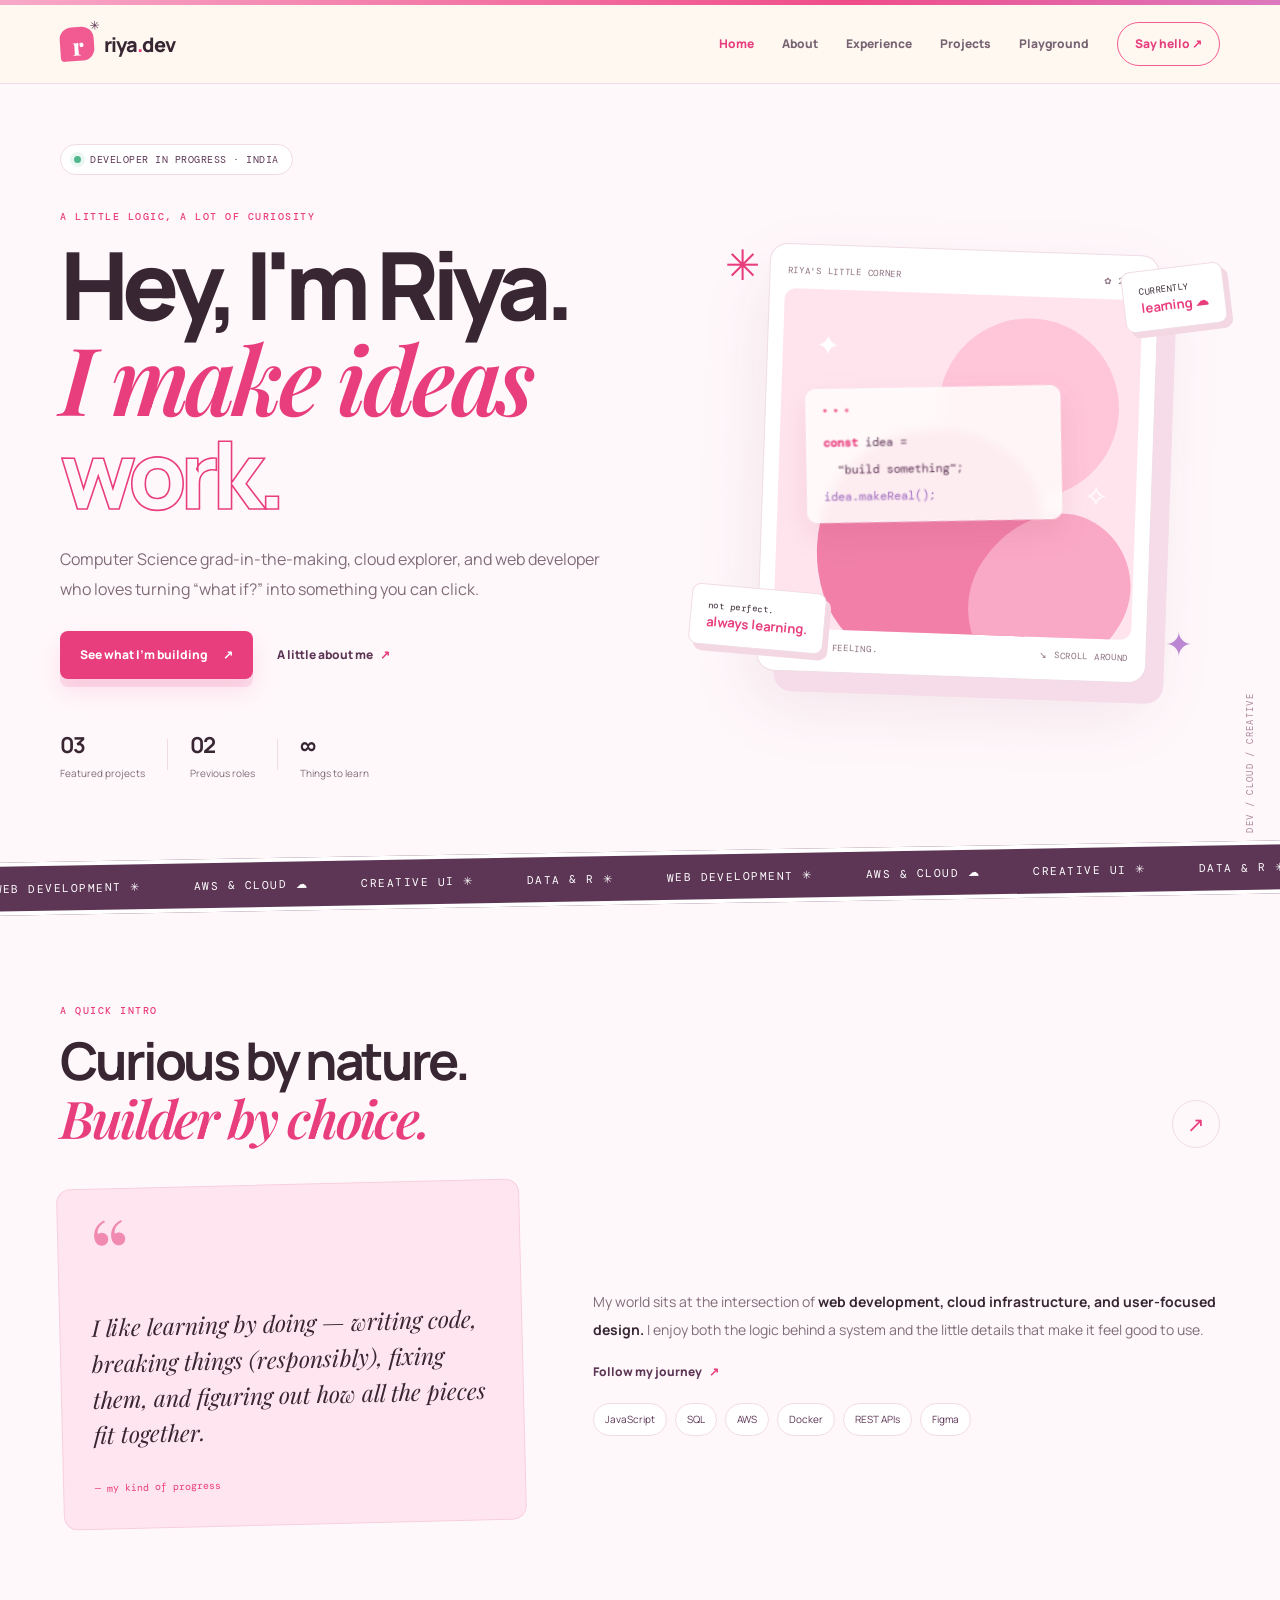
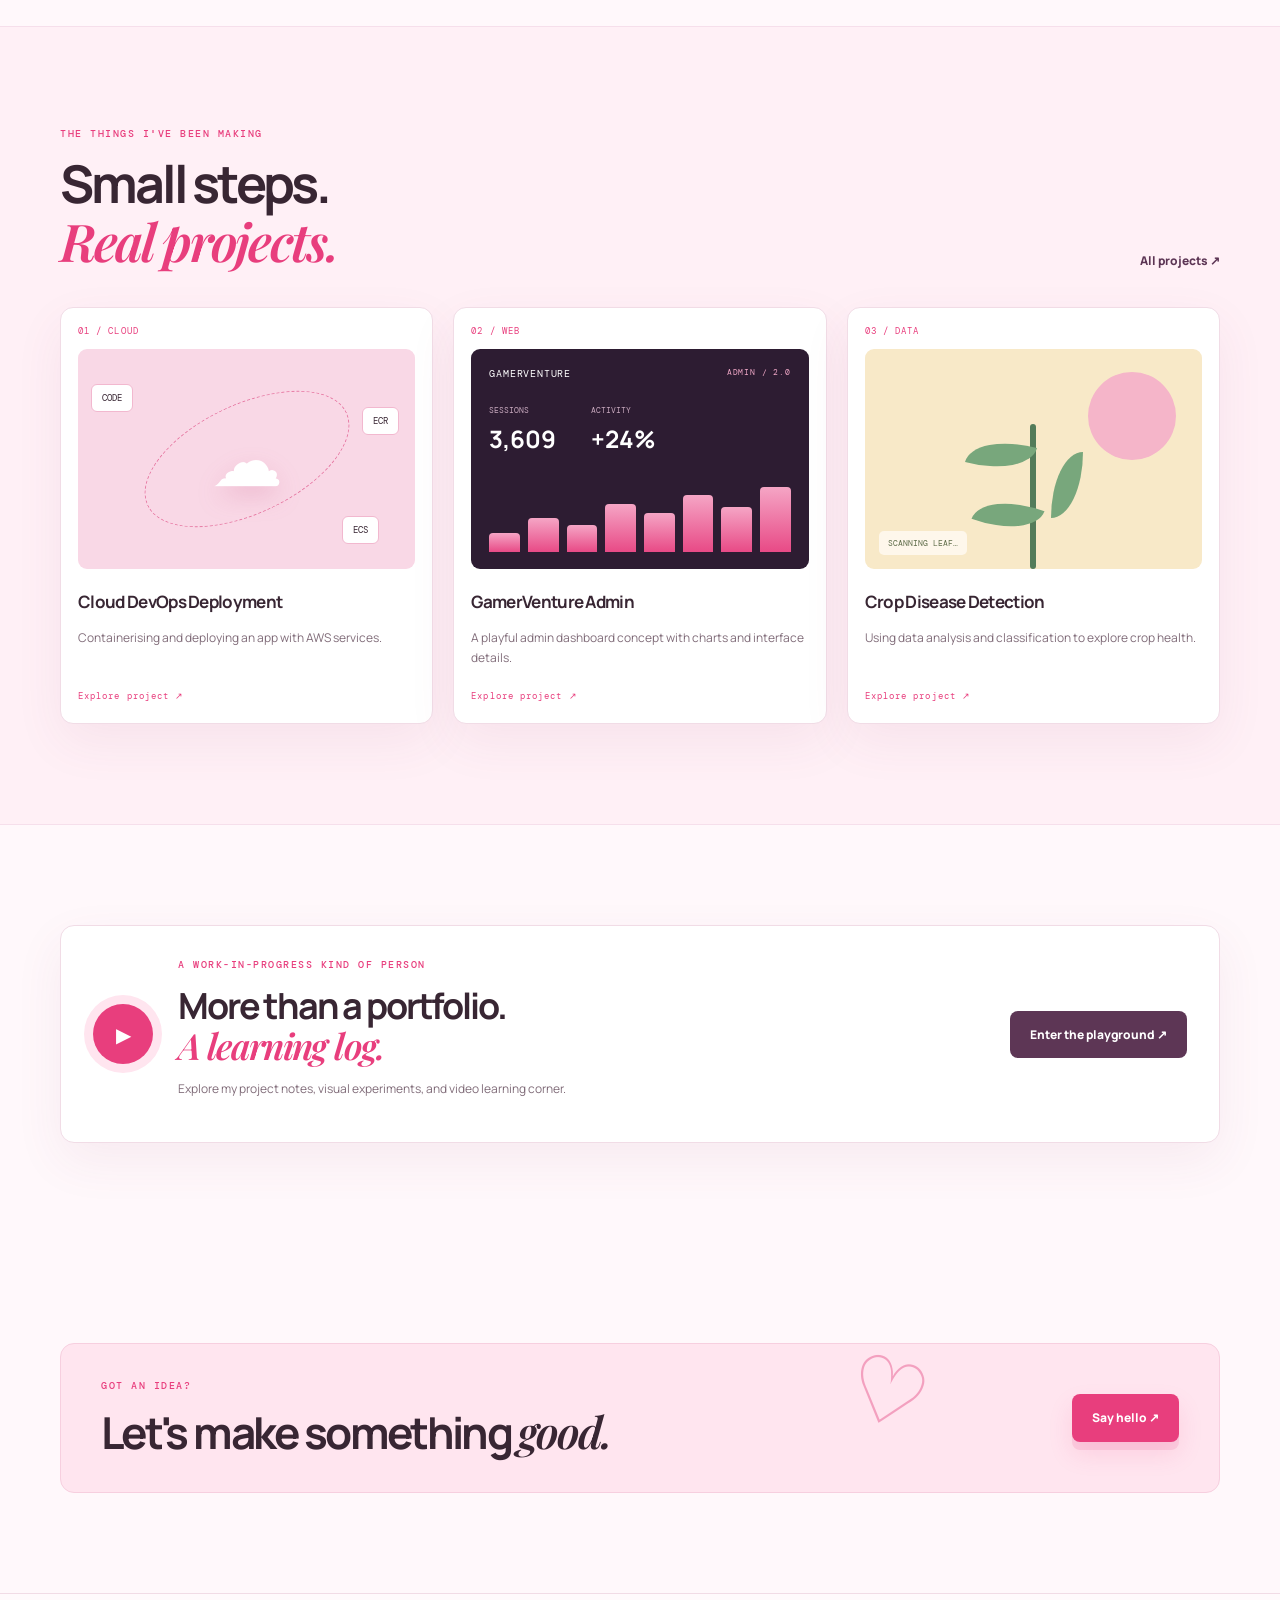
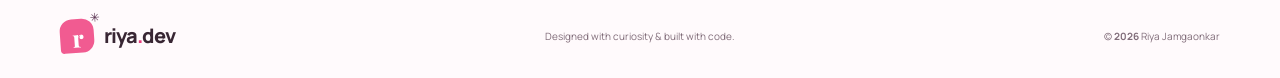
<file: index.html>
<!doctype html>
<html lang="en"><head><meta charset="utf-8"><meta name="viewport" content="width=device-width,initial-scale=1"><meta name="theme-color" content="#fff7fb"><meta name="description" content="Riya Jamgaonkar — developer, cloud learner and creative problem solver."><title>Riya Jamgaonkar — making ideas work</title><link rel="preconnect" href="https://fonts.googleapis.com"><link href="https://fonts.googleapis.com/css2?family=DM+Mono:wght@400;500&family=Manrope:wght@400;500;600;700;800&family=Playfair+Display:ital,wght@0,600;0,700;1,600;1,700&display=swap" rel="stylesheet"><link rel="stylesheet" href="style.css"></head>
<body><div class="topline"></div><header class="header"><nav class="nav wrap"><a class="brand" href="index.html"><span class="brand-icon">r<span>✳</span></span><span>riya<span class="pink">.</span>dev</span></a><button class="menu-toggle" aria-label="Toggle navigation" aria-expanded="false">☰</button><div class="nav-links"><a class="active" href="index.html">Home</a><a href="about.html">About</a><a href="experience.html">Experience</a><a href="projects.html">Projects</a><a href="playground.html">Playground</a><a class="nav-contact" href="contact.html">Say hello ↗</a></div></nav></header>
<main>
<section class="hero wrap"><div class="hero-copy"><div class="pill"><span class="pulse"></span> DEVELOPER IN PROGRESS · INDIA</div><p class="eyebrow">A LITTLE LOGIC, A LOT OF CURIOSITY</p><h1>Hey, I'm Riya.<br><span class="serif italic pink">I make ideas</span><br><span class="outline-text">work.</span></h1><p class="lead">Computer Science grad-in-the-making, cloud explorer, and web developer who loves turning “what if?” into something you can click.</p><div class="actions"><a class="btn btn-pink" href="projects.html">See what I'm building <span>↗</span></a><a class="text-link" href="about.html">A little about me <span>↗</span></a></div><div class="quick-stats"><div><strong>03</strong><span>Featured projects</span></div><i></i><div><strong>02</strong><span>Previous roles</span></div><i></i><div><strong>∞</strong><span>Things to learn</span></div></div></div>
<div class="hero-visual"><div class="decor-star star-a">✳</div><div class="decor-star star-b">✦</div><div class="sticker sticker-top">CURRENTLY<br><b>learning ☁</b></div><div class="portrait-card"><div class="card-top"><span>RIYA'S LITTLE CORNER</span><span>✿ 2026</span></div><div class="avatar-art"><div class="sun"></div><div class="blob blob-one"></div><div class="blob blob-two"></div><div class="tiny-window"><div class="tiny-dots">● ● ●</div><code><b>const</b> idea =<br>&nbsp; "build something";<br><em>idea.makeReal();</em></code></div><div class="sparkle s1">✦</div><div class="sparkle s2">✧</div></div><div class="card-bottom"><span>CODE WITH FEELING.</span><span>↘ SCROLL AROUND</span></div></div><div class="sticker sticker-bottom">not perfect.<br><b>always learning.</b></div><div class="orbit-label">DEV / CLOUD / CREATIVE</div></div></section>
<section class="marquee" aria-label="Skills ticker"><div class="marquee-track"><span>WEB DEVELOPMENT ✳</span><span>AWS & CLOUD ☁</span><span>CREATIVE UI ✳</span><span>DATA & R ✳</span><span>WEB DEVELOPMENT ✳</span><span>AWS & CLOUD ☁</span><span>CREATIVE UI ✳</span><span>DATA & R ✳</span></div></section>
<section class="section wrap"><div class="section-head"><div><p class="eyebrow">A QUICK INTRO</p><h2>Curious by nature.<br><span class="serif italic pink">Builder by choice.</span></h2></div><a class="round-link" href="about.html" aria-label="Read about me">↗</a></div><div class="intro-grid"><div class="intro-note"><span class="big-quote">“</span><p>I like learning by doing — writing code, breaking things (responsibly), fixing them, and figuring out how all the pieces fit together.</p><span class="note-sign">— my kind of progress</span></div><div class="intro-copy"><p>My world sits at the intersection of <b>web development, cloud infrastructure, and user-focused design.</b> I enjoy both the logic behind a system and the little details that make it feel good to use.</p><a class="arrow-link" href="experience.html">Follow my journey <span>↗</span></a><div class="skill-chips"><span>JavaScript</span><span>SQL</span><span>AWS</span><span>Docker</span><span>REST APIs</span><span>Figma</span></div></div></div></section>
<section class="section featured-section"><div class="wrap"><div class="section-head"><div><p class="eyebrow">THE THINGS I'VE BEEN MAKING</p><h2>Small steps.<br><span class="serif italic pink">Real projects.</span></h2></div><a class="arrow-link" href="projects.html">All projects ↗</a></div><div class="feature-grid"><a class="feature-card feature-cloud" href="projects.html#cloud"><div class="feature-number">01 / CLOUD</div><div class="cloud-illustration"><span class="cloud-circle">☁</span><span class="cloud-node n1">CODE</span><span class="cloud-node n2">ECR</span><span class="cloud-node n3">ECS</span><div class="cloud-path"></div></div><h3>Cloud DevOps Deployment</h3><p>Containerising and deploying an app with AWS services.</p><span class="card-arrow">Explore project ↗</span></a><a class="feature-card feature-game" href="projects.html#gamer"><div class="feature-number">02 / WEB</div><div class="dashboard-mini"><div class="dash-title">GAMERVENTURE <span>ADMIN / 2.0</span></div><div class="dash-numbers"><div><small>SESSIONS</small><b>3,609</b></div><div><small>ACTIVITY</small><b>+24%</b></div></div><div class="bars"><i style="height:30%"></i><i style="height:52%"></i><i style="height:42%"></i><i style="height:74%"></i><i style="height:60%"></i><i style="height:88%"></i><i style="height:70%"></i><i style="height:100%"></i></div></div><h3>GamerVenture Admin</h3><p>A playful admin dashboard concept with charts and interface details.</p><span class="card-arrow">Explore project ↗</span></a><a class="feature-card feature-data" href="projects.html#crop"><div class="feature-number">03 / DATA</div><div class="plant-art"><div class="plant-sun"></div><div class="stem"></div><i class="leaf l1"></i><i class="leaf l2"></i><i class="leaf l3"></i><span class="scan">SCANNING LEAF…</span></div><h3>Crop Disease Detection</h3><p>Using data analysis and classification to explore crop health.</p><span class="card-arrow">Explore project ↗</span></a></div></div></section>
<section class="section wrap"><div class="video-callout"><div class="video-icon">▶</div><div><p class="eyebrow">A WORK-IN-PROGRESS KIND OF PERSON</p><h2>More than a portfolio.<br><span class="serif italic pink">A learning log.</span></h2><p>Explore my project notes, visual experiments, and video learning corner.</p></div><a class="btn btn-dark" href="playground.html">Enter the playground ↗</a></div></section>
<section class="section wrap"><div class="contact-strip"><div><p class="eyebrow">GOT AN IDEA?</p><h2>Let's make something <span class="serif italic">good.</span></h2></div><a class="btn btn-pink" href="contact.html">Say hello ↗</a><span class="contact-doodle">♡</span></div></section>
</main><footer class="footer"><div class="wrap footer-inner"><a class="brand" href="index.html"><span class="brand-icon">r<span>✳</span></span><span>riya<span class="pink">.</span>dev</span></a><span>Designed with curiosity & built with code.</span><span>© <b id="year"></b> Riya Jamgaonkar</span></div></footer><script src="script.js"></script></body></html>
</file>
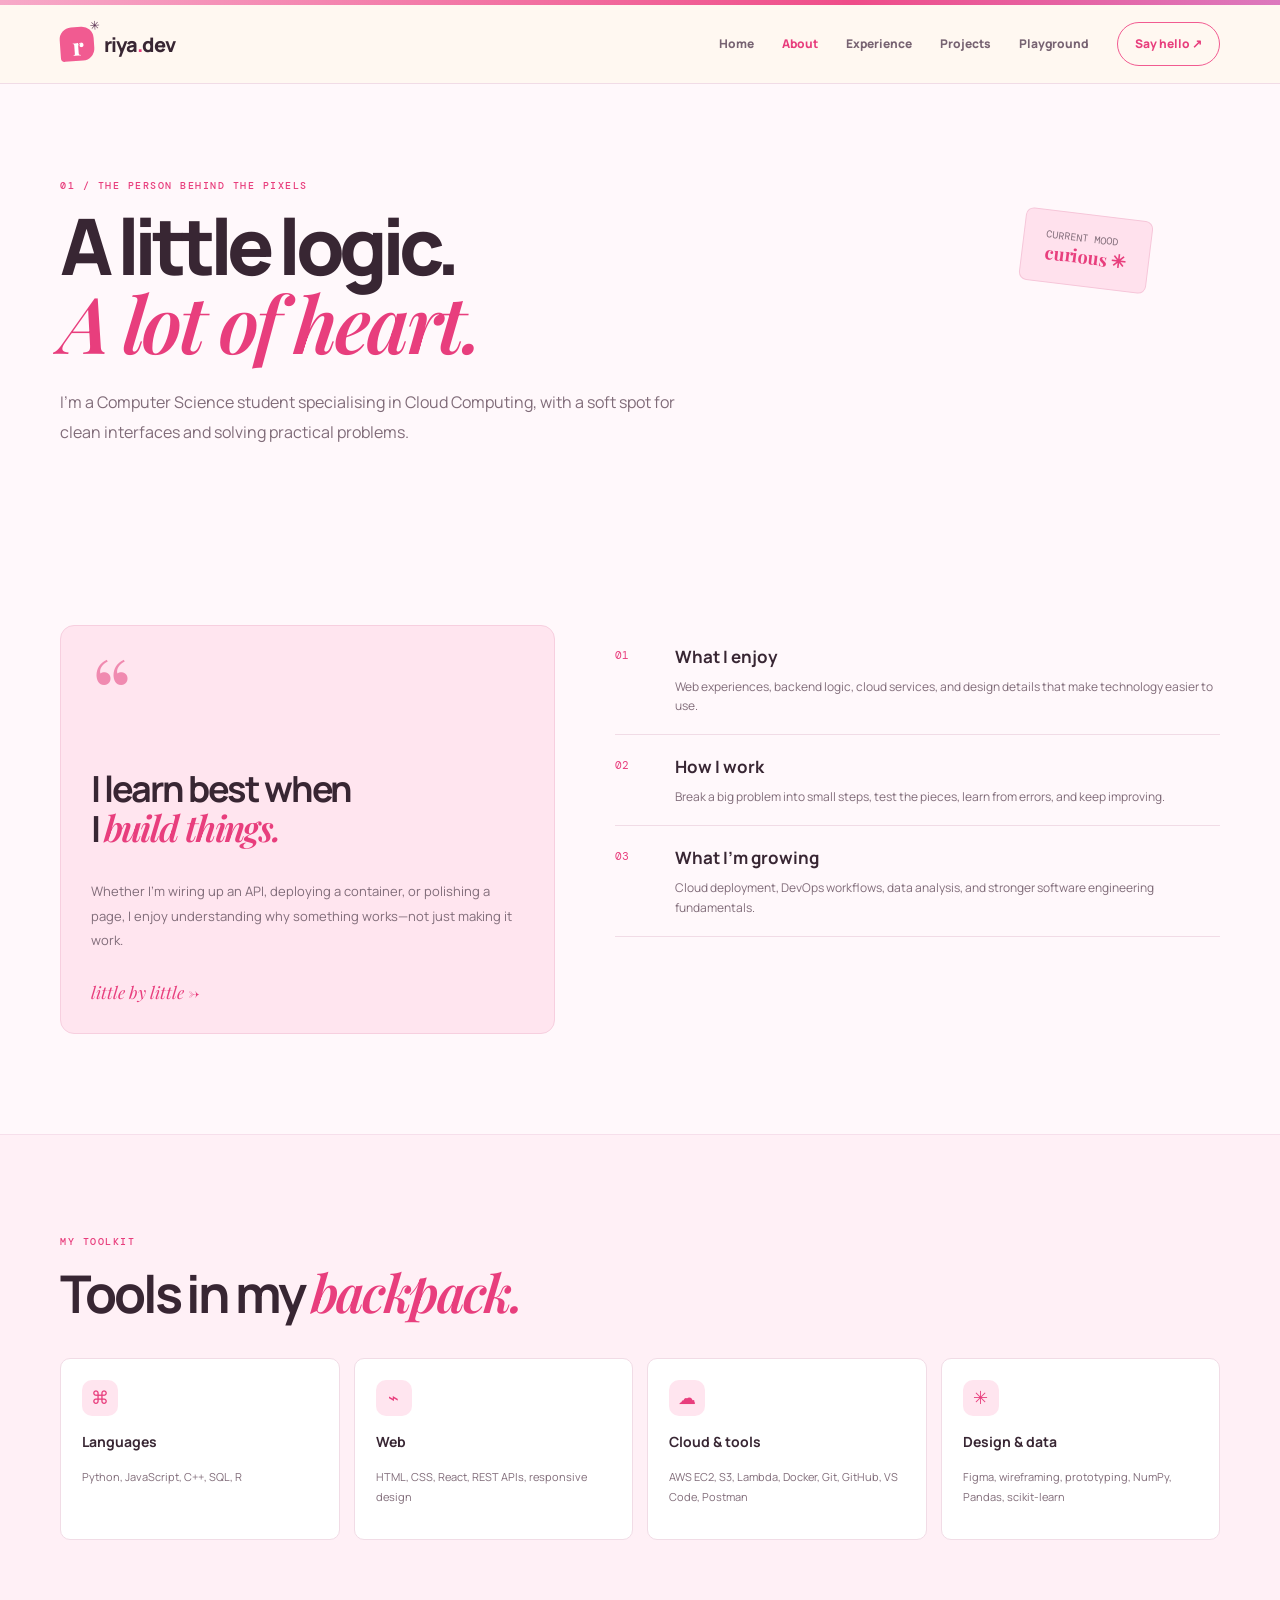
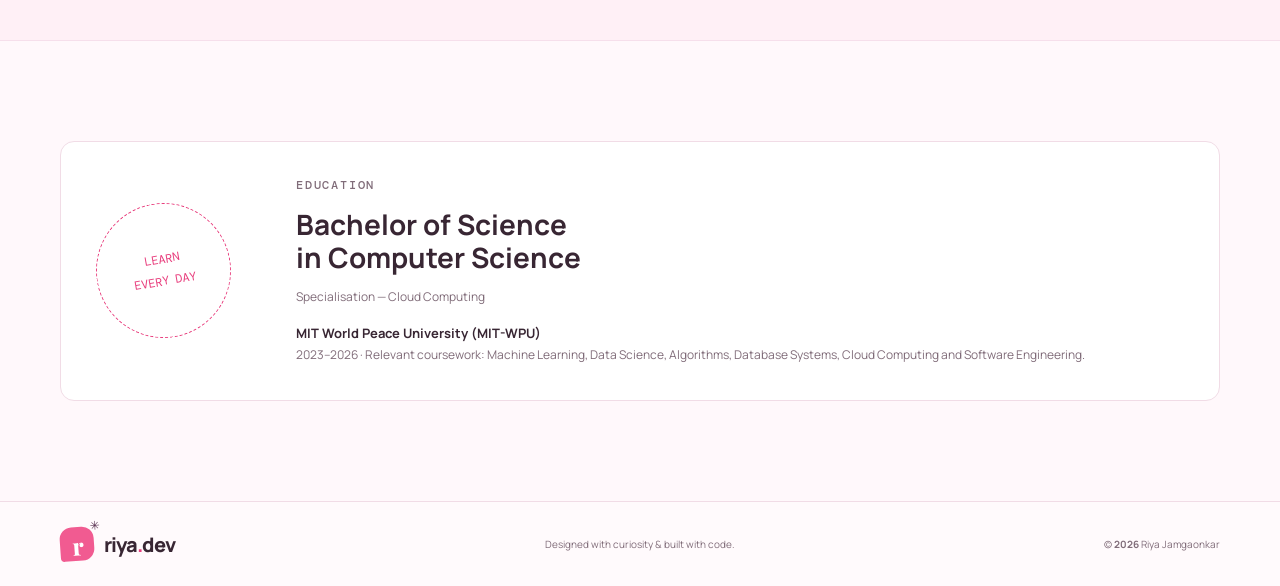
<file: about.html>
<!doctype html><html lang="en"><head><meta charset="utf-8"><meta name="viewport" content="width=device-width,initial-scale=1"><title>About Riya — riya.dev</title><link href="https://fonts.googleapis.com/css2?family=DM+Mono:wght@400;500&family=Manrope:wght@400;500;600;700;800&family=Playfair+Display:ital,wght@0,600;0,700;1,600;1,700&display=swap" rel="stylesheet"><link rel="stylesheet" href="style.css"></head><body><div class="topline"></div><header class="header"><nav class="nav wrap"><a class="brand" href="index.html"><span class="brand-icon">r<span>✳</span></span><span>riya<span class="pink">.</span>dev</span></a><button class="menu-toggle" aria-label="Toggle navigation" aria-expanded="false">☰</button><div class="nav-links"><a href="index.html">Home</a><a class="active" href="about.html">About</a><a href="experience.html">Experience</a><a href="projects.html">Projects</a><a href="playground.html">Playground</a><a class="nav-contact" href="contact.html">Say hello ↗</a></div></nav></header><main><section class="page-hero wrap"><p class="eyebrow">01 / THE PERSON BEHIND THE PIXELS</p><h1>A little logic.<br><span class="serif italic pink">A lot of heart.</span></h1><p class="lead">I'm a Computer Science student specialising in Cloud Computing, with a soft spot for clean interfaces and solving practical problems.</p><div class="about-sticker">CURRENT MOOD<br><b>curious ✳</b></div></section><section class="section wrap about-layout"><div class="about-big-card"><span class="big-quote">“</span><h2>I learn best when<br>I <span class="serif italic pink">build things.</span></h2><p>Whether I'm wiring up an API, deploying a container, or polishing a page, I enjoy understanding why something works—not just making it work.</p><div class="hand-line">little by little →</div></div><div class="about-details"><div class="detail-row"><span>01</span><div><h3>What I enjoy</h3><p>Web experiences, backend logic, cloud services, and design details that make technology easier to use.</p></div></div><div class="detail-row"><span>02</span><div><h3>How I work</h3><p>Break a big problem into small steps, test the pieces, learn from errors, and keep improving.</p></div></div><div class="detail-row"><span>03</span><div><h3>What I'm growing</h3><p>Cloud deployment, DevOps workflows, data analysis, and stronger software engineering fundamentals.</p></div></div></div></section><section class="section soft-section"><div class="wrap"><div class="section-head"><div><p class="eyebrow">MY TOOLKIT</p><h2>Tools in my <span class="serif italic pink">backpack.</span></h2></div></div><div class="toolkit-grid"><article><span>⌘</span><h3>Languages</h3><p>Python, JavaScript, C++, SQL, R</p></article><article><span>⌁</span><h3>Web</h3><p>HTML, CSS, React, REST APIs, responsive design</p></article><article><span>☁</span><h3>Cloud & tools</h3><p>AWS EC2, S3, Lambda, Docker, Git, GitHub, VS Code, Postman</p></article><article><span>✳</span><h3>Design & data</h3><p>Figma, wireframing, prototyping, NumPy, Pandas, scikit-learn</p></article></div></div></section><section class="section wrap"><div class="education-card"><div class="education-stamp">LEARN<br>EVERY DAY</div><div><p class="eyebrow">EDUCATION</p><h2>Bachelor of Science<br>in Computer Science</h2><p>Specialisation — Cloud Computing</p><b>MIT World Peace University (MIT-WPU)</b><span>2023–2026 · Relevant coursework: Machine Learning, Data Science, Algorithms, Database Systems, Cloud Computing and Software Engineering.</span></div></div></section></main><footer class="footer"><div class="wrap footer-inner"><a class="brand" href="index.html"><span class="brand-icon">r<span>✳</span></span><span>riya<span class="pink">.</span>dev</span></a><span>Designed with curiosity & built with code.</span><span>© <b id="year"></b> Riya Jamgaonkar</span></div></footer><script src="script.js"></script></body></html>
</file>
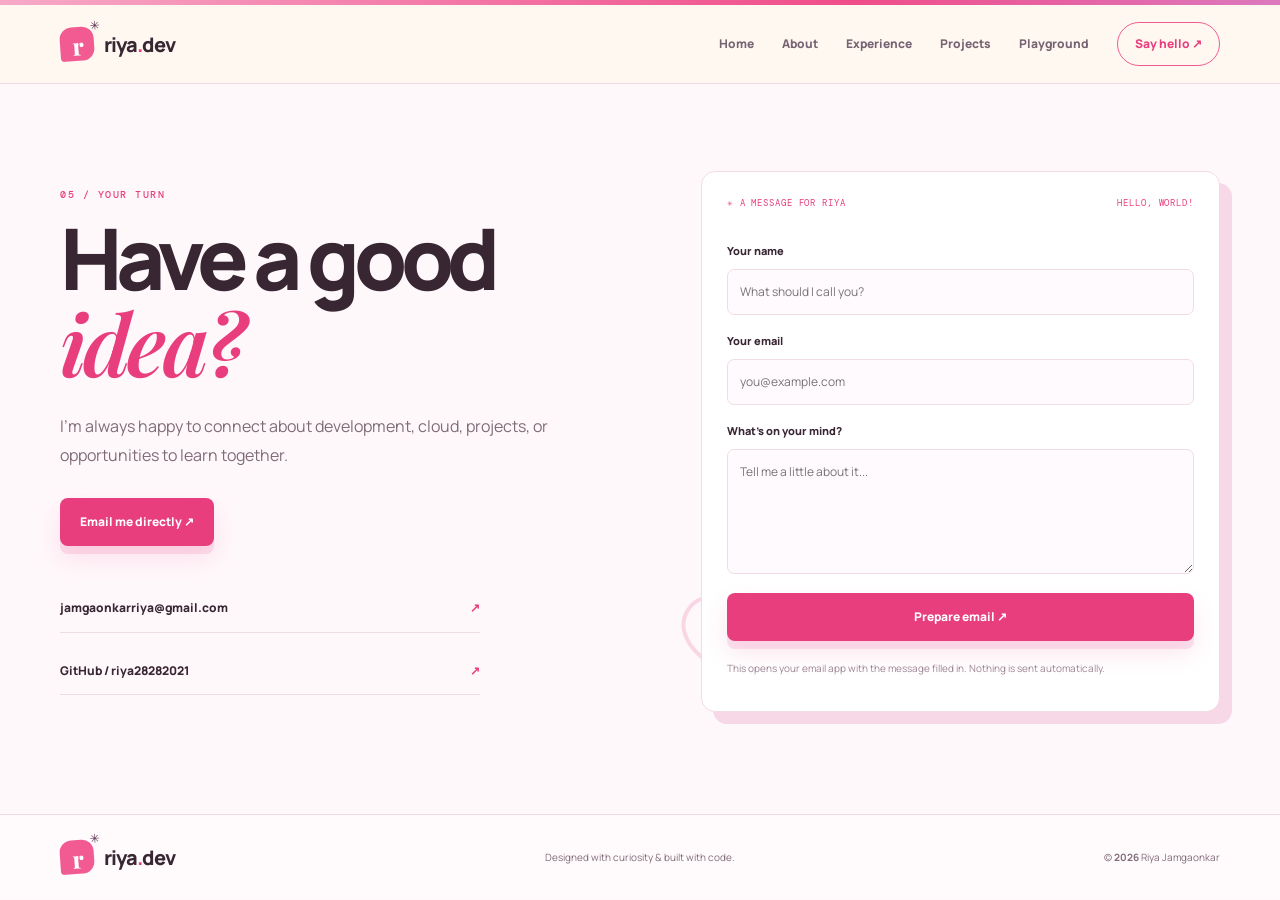
<file: contact.html>
<!doctype html><html lang="en"><head><meta charset="utf-8"><meta name="viewport" content="width=device-width,initial-scale=1"><title>Contact — Riya Jamgaonkar</title><link href="https://fonts.googleapis.com/css2?family=DM+Mono:wght@400;500&family=Manrope:wght@400;500;600;700;800&family=Playfair+Display:ital,wght@0,600;0,700;1,600;1,700&display=swap" rel="stylesheet"><link rel="stylesheet" href="style.css"></head><body><div class="topline"></div><header class="header"><nav class="nav wrap"><a class="brand" href="index.html"><span class="brand-icon">r<span>✳</span></span><span>riya<span class="pink">.</span>dev</span></a><button class="menu-toggle" aria-label="Toggle navigation" aria-expanded="false">☰</button><div class="nav-links"><a href="index.html">Home</a><a href="about.html">About</a><a href="experience.html">Experience</a><a href="projects.html">Projects</a><a href="playground.html">Playground</a><a class="nav-contact active" href="contact.html">Say hello ↗</a></div></nav></header><main><section class="contact-page wrap"><div class="contact-page-copy"><p class="eyebrow">05 / YOUR TURN</p><h1>Have a good<br><span class="serif italic pink">idea?</span></h1><p class="lead">I'm always happy to connect about development, cloud, projects, or opportunities to learn together.</p><a class="btn btn-pink" href="mailto:jamgaonkarriya@gmail.com?subject=Hello%20Riya">Email me directly ↗</a><div class="contact-links"><a href="mailto:jamgaonkarriya@gmail.com">jamgaonkarriya@gmail.com <span>↗</span></a><a href="https://github.com/riya28282021" target="_blank" rel="noreferrer">GitHub / riya28282021 <span>↗</span></a></div></div><div class="contact-form-card"><div class="form-top"><span>✳ A MESSAGE FOR RIYA</span><span>HELLO, WORLD!</span></div><form id="contactForm"><label for="senderName">Your name</label><input id="senderName" name="senderName" placeholder="What should I call you?" required><label for="senderEmail">Your email</label><input id="senderEmail" name="senderEmail" type="email" placeholder="you@example.com" required><label for="message">What's on your mind?</label><textarea id="message" name="message" rows="5" placeholder="Tell me a little about it..." required></textarea><button class="btn btn-pink" type="submit">Prepare email ↗</button><p class="small-note">This opens your email app with the message filled in. Nothing is sent automatically.</p></form></div><div class="contact-doodle-big">♡</div></section></main><footer class="footer"><div class="wrap footer-inner"><a class="brand" href="index.html"><span class="brand-icon">r<span>✳</span></span><span>riya<span class="pink">.</span>dev</span></a><span>Designed with curiosity & built with code.</span><span>© <b id="year"></b> Riya Jamgaonkar</span></div></footer><script src="script.js"></script></body></html>
</file>
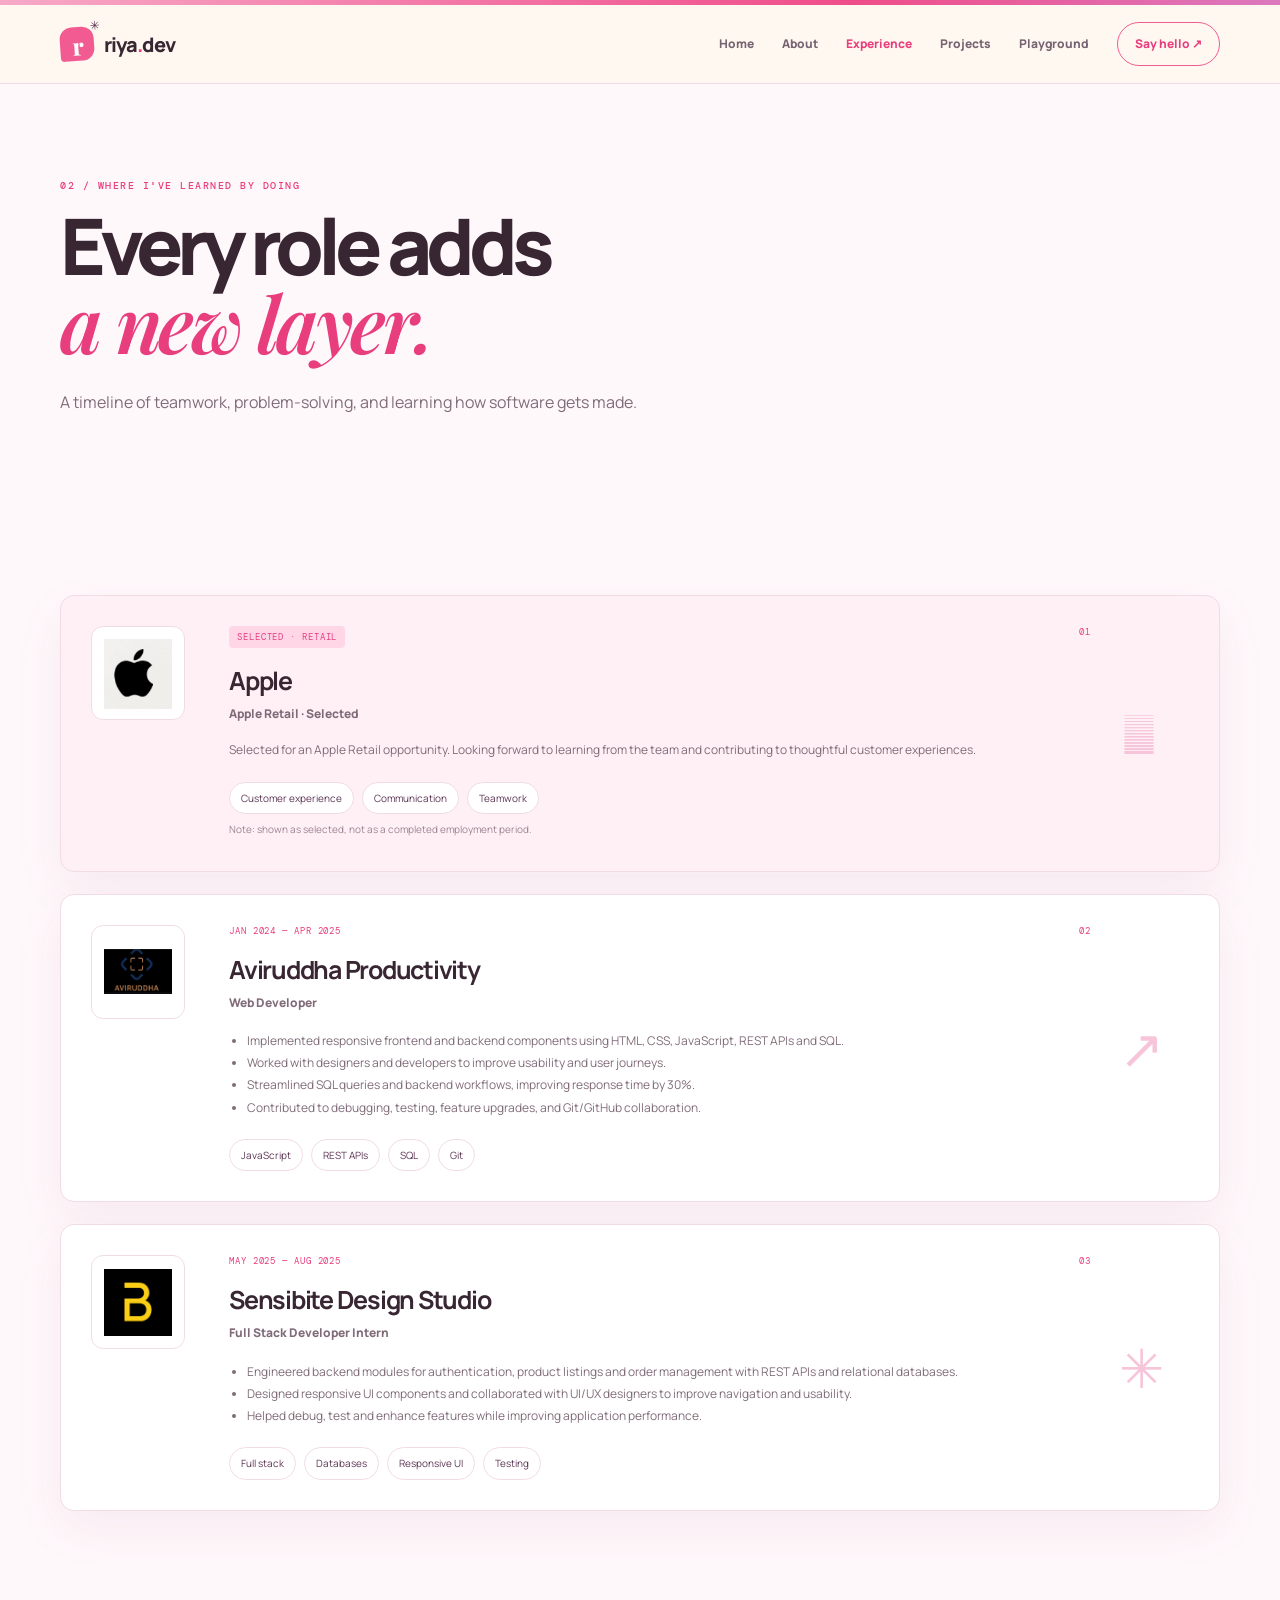
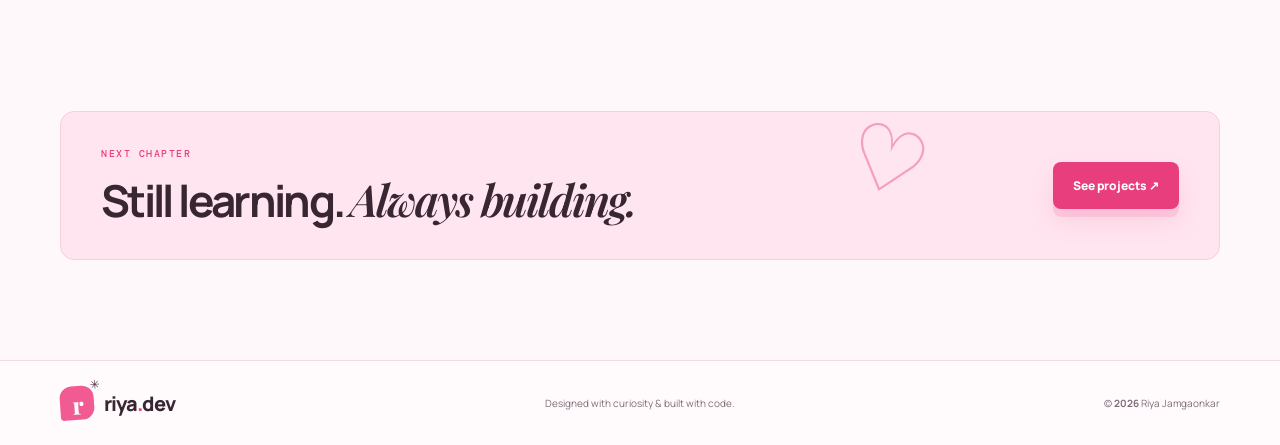
<file: experience.html>
<!doctype html>
<html lang="en">
<head>
  <meta charset="utf-8">
  <meta name="viewport" content="width=device-width,initial-scale=1">
  <title>Experience — Riya Jamgaonkar</title>

  <link href="https://fonts.googleapis.com/css2?family=DM+Mono:wght@400;500&family=Manrope:wght@400;500;600;700;800&family=Playfair+Display:ital,wght@0,600;0,700;1,600;1,700&display=swap" rel="stylesheet">

  <link rel="stylesheet" href="style.css">
</head>
<body>
  <div class="topline"></div>

  <header class="header">
    <nav class="nav wrap">
      <a class="brand" href="index.html">
        <span class="brand-icon">r<span>✳</span></span>
        <span>riya<span class="pink">.</span>dev</span>
      </a>

      <button class="menu-toggle" aria-label="Toggle navigation" aria-expanded="false">☰</button>

      <div class="nav-links">
        <a href="index.html">Home</a>
        <a href="about.html">About</a>
        <a class="active" href="experience.html">Experience</a>
        <a href="projects.html">Projects</a>
        <a href="playground.html">Playground</a>
        <a class="nav-contact" href="contact.html">Say hello ↗</a>
      </div>
    </nav>
  </header>

  <main>
    <section class="page-hero wrap">
      <p class="eyebrow">02 / WHERE I'VE LEARNED BY DOING</p>
      <h1>Every role adds<br><span class="serif italic pink">a new layer.</span></h1>
      <p class="lead">A timeline of teamwork, problem-solving, and learning how software gets made.</p>
    </section>

    <section class="section wrap">
      <div class="timeline-list">

        <!-- Apple -->
        <article class="job-card apple-job">
          <div class="job-logo">
            <img src="./apple-logo.png" alt="Apple logo">
          </div>

          <div class="job-content">
            <div class="job-meta">
              <span class="status-tag">SELECTED · RETAIL</span>
              <span>01</span>
            </div>

            <h2>Apple</h2>
            <p class="job-title">Apple Retail · Selected</p>
            <p>Selected for an Apple Retail opportunity. Looking forward to learning from the team and contributing to thoughtful customer experiences.</p>

            <div class="chips">
              <span>Customer experience</span>
              <span>Communication</span>
              <span>Teamwork</span>
            </div>

            <small>Note: shown as selected, not as a completed employment period.</small>
          </div>

          <div class="job-decoration"></div>
        </article>

        <!-- Aviruddha Productivity -->
        <article class="job-card">
          <div class="job-logo">
            <img src="./aviruddha-logo.png" alt="Aviruddha Productivity logo">
          </div>

          <div class="job-content">
            <div class="job-meta">
              <span>JAN 2024 — APR 2025</span>
              <span>02</span>
            </div>

            <h2>Aviruddha Productivity</h2>
            <p class="job-title">Web Developer</p>

            <ul>
              <li>Implemented responsive frontend and backend components using HTML, CSS, JavaScript, REST APIs and SQL.</li>
              <li>Worked with designers and developers to improve usability and user journeys.</li>
              <li>Streamlined SQL queries and backend workflows, improving response time by 30%.</li>
              <li>Contributed to debugging, testing, feature upgrades, and Git/GitHub collaboration.</li>
            </ul>

            <div class="chips">
              <span>JavaScript</span>
              <span>REST APIs</span>
              <span>SQL</span>
              <span>Git</span>
            </div>
          </div>

          <div class="job-decoration">↗</div>
        </article>

        <!-- Sensibite Design Studio -->
        <article class="job-card">
          <div class="job-logo">
            <img src="./sensibite-logo.png" alt="Sensibite Design Studio logo">
          </div>

          <div class="job-content">
            <div class="job-meta">
              <span>MAY 2025 — AUG 2025</span>
              <span>03</span>
            </div>

            <h2>Sensibite Design Studio</h2>
            <p class="job-title">Full Stack Developer Intern</p>

            <ul>
              <li>Engineered backend modules for authentication, product listings and order management with REST APIs and relational databases.</li>
              <li>Designed responsive UI components and collaborated with UI/UX designers to improve navigation and usability.</li>
              <li>Helped debug, test and enhance features while improving application performance.</li>
            </ul>

            <div class="chips">
              <span>Full stack</span>
              <span>Databases</span>
              <span>Responsive UI</span>
              <span>Testing</span>
            </div>
          </div>

          <div class="job-decoration">✳</div>
        </article>

      </div>
    </section>

    <section class="section wrap">
      <div class="contact-strip">
        <div>
          <p class="eyebrow">NEXT CHAPTER</p>
          <h2>Still learning. <span class="serif italic">Always building.</span></h2>
        </div>

        <a class="btn btn-pink" href="projects.html">See projects ↗</a>
        <span class="contact-doodle">♡</span>
      </div>
    </section>
  </main>

  <footer class="footer">
    <div class="wrap footer-inner">
      <a class="brand" href="index.html">
        <span class="brand-icon">r<span>✳</span></span>
        <span>riya<span class="pink">.</span>dev</span>
      </a>

      <span>Designed with curiosity & built with code.</span>
      <span>© <b id="year"></b> Riya Jamgaonkar</span>
    </div>
  </footer>

  <script src="script.js"></script>
</body>
</html>
</file>
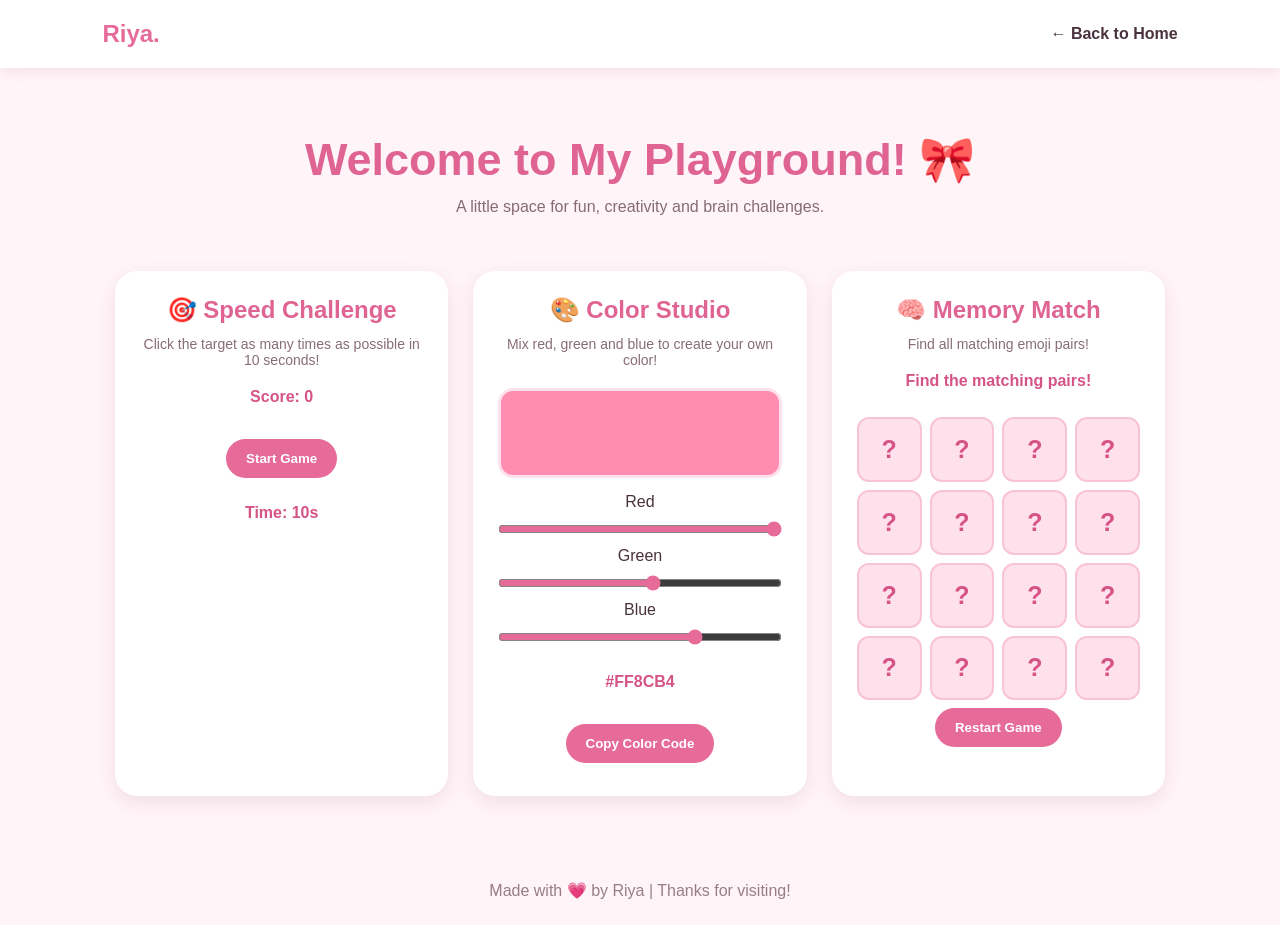
<file: playground-fixed.html>
<!DOCTYPE html>
<html lang="en">
<head>
<meta charset="UTF-8">
<meta name="viewport" content="width=device-width, initial-scale=1.0">
<title>Playground | Riya's Portfolio</title>

<style>
* {
    margin: 0;
    padding: 0;
    box-sizing: border-box;
}

body {
    font-family: 'Poppins', Arial, sans-serif;
    background: #fff5f8;
    color: #49323d;
}

nav {
    display: flex;
    justify-content: space-between;
    align-items: center;
    padding: 20px 8%;
    background: white;
    box-shadow: 0 3px 15px #f5dce5;
}

nav h2 {
    color: #e66b98;
}

nav a {
    text-decoration: none;
    color: #49323d;
    font-weight: bold;
}

header {
    text-align: center;
    padding: 65px 20px 35px;
}

header h1 {
    color: #df6492;
    font-size: clamp(30px, 5vw, 45px);
}

header p {
    margin-top: 12px;
    color: #866a77;
}

.container {
    width: 90%;
    max-width: 1050px;
    margin: auto;
    display: grid;
    grid-template-columns: repeat(auto-fit, minmax(min(100%, 290px), 1fr));
    gap: 25px;
    padding: 20px 0 60px;
}

.game {
    background: white;
    border-radius: 22px;
    padding: 25px;
    text-align: center;
    box-shadow: 0 6px 20px #f1dce4;
}

.game h2 {
    color: #df6492;
    margin-bottom: 12px;
}

.game p {
    color: #876d79;
    margin-bottom: 20px;
    font-size: 14px;
}

button {
    background: #e66b98;
    color: white;
    border: none;
    padding: 12px 20px;
    border-radius: 25px;
    cursor: pointer;
    font-weight: bold;
    margin: 8px 3px;
}

button:hover {
    background: #ca4e7d;
    transform: translateY(-2px);
}

.result {
    margin: 18px 0;
    font-weight: bold;
    color: #d65385;
    min-height: 25px;
}

/* CLICK GAME */

#target {
    width: 65px;
    height: 65px;
    border-radius: 50%;
    background: #ff8db2;
    border: 5px solid #ffd2e0;
    cursor: pointer;
    display: none;
    margin: 15px auto;
}

/* COLOR GAME */

.color-preview {
    height: 90px;
    border-radius: 15px;
    margin: 15px 0;
    background: #ff8db2;
    border: 3px solid #ffe1eb;
}

input[type="range"] {
    width: 100%;
    accent-color: #e66b98;
    margin: 10px 0;
}

/* MEMORY GAME */

.memory-grid {
    display: grid;
    grid-template-columns: repeat(4, 1fr);
    gap: 8px;
    margin-top: 20px;
}

.memory-card {
    background: #ffe1eb;
    color: #d65385;
    border-radius: 12px;
    aspect-ratio: 1;
    font-size: 25px;
    display: flex;
    justify-content: center;
    align-items: center;
    cursor: pointer;
    border: 2px solid #f8c4d5;
    margin: 0;
    padding: 0;
}

.memory-card:hover {
    background: #ffd0df;
    transform: none;
}

.memory-card.matched {
    background: #f5d9e5;
    cursor: default;
    opacity: .65;
}

footer {
    text-align: center;
    padding: 25px;
    color: #987d89;
}

@media(max-width: 500px) {
    nav {
        padding: 17px 5%;
    }

    .game {
        padding: 20px;
    }
}
</style>
</head>

<body>

<nav>
    <h2>Riya.</h2>
    <a href="index.html">← Back to Home</a>
</nav>

<header>
    <h1>Welcome to My Playground! 🎀</h1>
    <p>A little space for fun, creativity and brain challenges.</p>
</header>

<div class="container">

    <!-- GAME 1 -->
    <section class="game">
        <h2>🎯 Speed Challenge</h2>
        <p>Click the target as many times as possible in 10 seconds!</p>

        <div class="result" id="score">Score: 0</div>
        <div id="target"></div>

        <button onclick="startClickGame()">Start Game</button>
        <div class="result" id="timer">Time: 10s</div>
    </section>

    <!-- GAME 2 -->
    <section class="game">
        <h2>🎨 Color Studio</h2>
        <p>Mix red, green and blue to create your own color!</p>

        <div class="color-preview" id="preview"></div>

        <label>Red</label>
        <input type="range" id="red" min="0" max="255" value="255">

        <label>Green</label>
        <input type="range" id="green" min="0" max="255" value="140">

        <label>Blue</label>
        <input type="range" id="blue" min="0" max="255" value="180">

        <div class="result" id="colorCode">#FF8CB4</div>
        <button onclick="copyColor()">Copy Color Code</button>
    </section>

    <!-- GAME 3 -->
    <section class="game">
        <h2>🧠 Memory Match</h2>
        <p>Find all matching emoji pairs!</p>

        <div class="result" id="memoryResult">Find the matching pairs!</div>
        <div class="memory-grid" id="memoryGrid"></div>

        <button onclick="newMemoryGame()">Restart Game</button>
    </section>

</div>

<footer>
    Made with 💗 by Riya | Thanks for visiting!
</footer>

<script>

// SPEED CHALLENGE

let score = 0;
let timeLeft = 10;
let gameActive = false;
let gameTimer;

const target = document.getElementById("target");

function startClickGame() {
    clearInterval(gameTimer);

    score = 0;
    timeLeft = 10;
    gameActive = true;

    document.getElementById("score").textContent = "Score: 0";
    document.getElementById("timer").textContent = "Time: 10s";
    target.style.display = "block";

    gameTimer = setInterval(() => {
        timeLeft--;
        document.getElementById("timer").textContent = "Time: " + timeLeft + "s";

        if (timeLeft <= 0) {
            clearInterval(gameTimer);
            gameActive = false;
            target.style.display = "none";
            document.getElementById("timer").textContent = "Time's up!";
            document.getElementById("score").textContent =
                "Final Score: " + score + " 🎉";
        }
    }, 1000);
}

target.addEventListener("click", () => {
    if (!gameActive) return;

    score++;
    document.getElementById("score").textContent = "Score: " + score;

    target.style.marginLeft = Math.floor(Math.random() * 65) + "%";
});

// COLOR STUDIO

const sliders = ["red", "green", "blue"];

function updateColor() {
    const r = Number(document.getElementById("red").value);
    const g = Number(document.getElementById("green").value);
    const b = Number(document.getElementById("blue").value);

    const color = `rgb(${r}, ${g}, ${b})`;

    document.getElementById("preview").style.background = color;

    const hex = "#" + [r, g, b].map(v =>
        v.toString(16).padStart(2, "0")
    ).join("").toUpperCase();

    document.getElementById("colorCode").textContent = hex;
}

sliders.forEach(id => {
    document.getElementById(id).addEventListener("input", updateColor);
});

function copyColor() {
    const code = document.getElementById("colorCode").textContent;

    navigator.clipboard.writeText(code).then(() => {
        alert("Color copied: " + code);
    }).catch(() => {
        alert("Your color code is " + code);
    });
}

// MEMORY MATCH

const emojis = ["🌸", "🎀", "🍓", "🦋", "🌸", "🎀", "🍓", "🦋",
                "🐱", "🍒", "🐱", "🍒", "⭐", "💗", "⭐", "💗"];

let firstCard = null;
let secondCard = null;
let lockBoard = false;
let matches = 0;
let memoryTimeout = null;

function newMemoryGame() {
    clearTimeout(memoryTimeout);

    firstCard = null;
    secondCard = null;
    lockBoard = false;
    matches = 0;

    document.getElementById("memoryResult").textContent =
        "Find the matching pairs!";

    const shuffled = [...emojis].sort(() => Math.random() - 0.5);
    const grid = document.getElementById("memoryGrid");

    grid.innerHTML = "";

    shuffled.forEach(emoji => {
        const card = document.createElement("button");
        card.className = "memory-card";
        card.textContent = "?";
        card.dataset.emoji = emoji;

        card.addEventListener("click", () => flipCard(card));

        grid.appendChild(card);
    });
}

function flipCard(card) {
    if (lockBoard || card === firstCard ||
        card.classList.contains("matched") ||
        card.textContent !== "?") return;

    card.textContent = card.dataset.emoji;

    if (!firstCard) {
        firstCard = card;
        return;
    }

    secondCard = card;
    lockBoard = true;

    if (firstCard.dataset.emoji === secondCard.dataset.emoji) {
        firstCard.classList.add("matched");
        secondCard.classList.add("matched");

        matches++;
        firstCard = null;
        secondCard = null;
        lockBoard = false;

        if (matches === 8) {
            document.getElementById("memoryResult").textContent =
                "🎉 Amazing! You matched all pairs!";
        }
    } else {
        memoryTimeout = setTimeout(() => {
            firstCard.textContent = "?";
            secondCard.textContent = "?";

            firstCard = null;
            secondCard = null;
            lockBoard = false;
        }, 800);
    }
}

newMemoryGame();

</script>

</body>
</html>
</file>
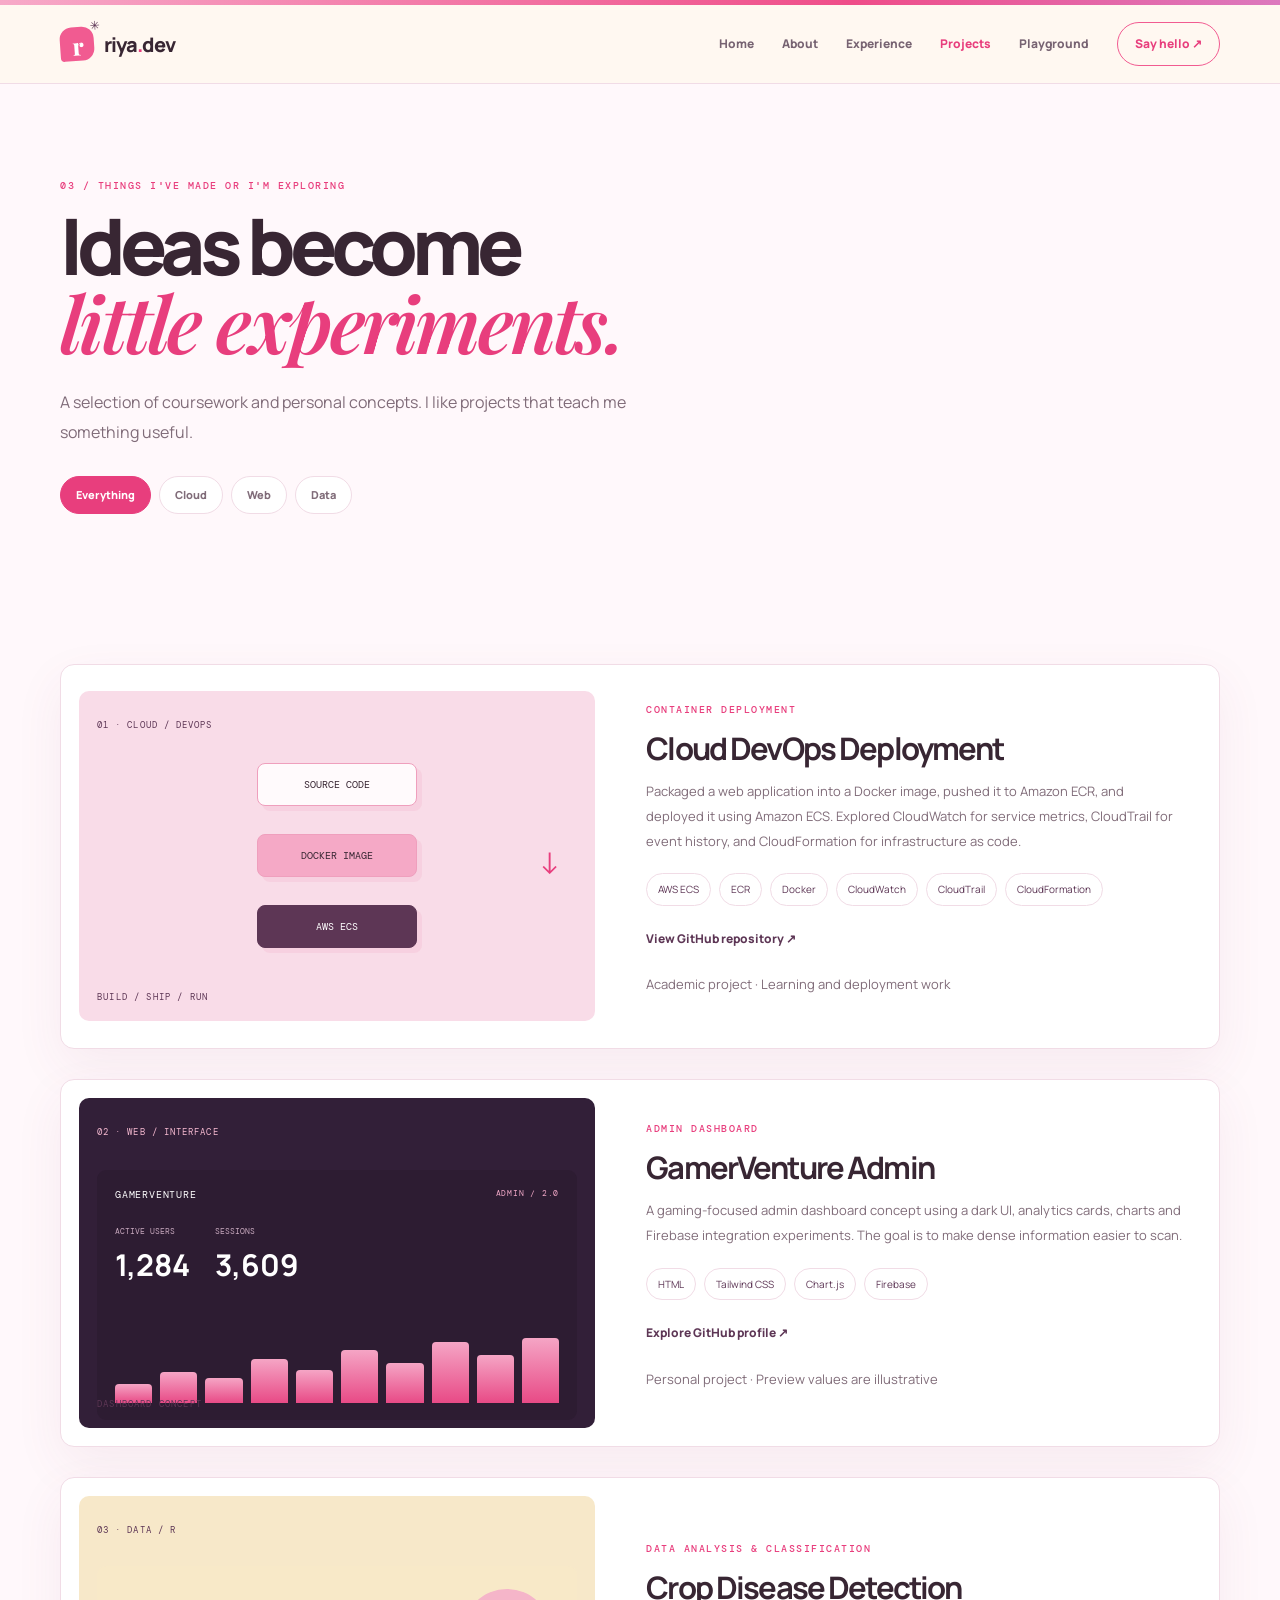
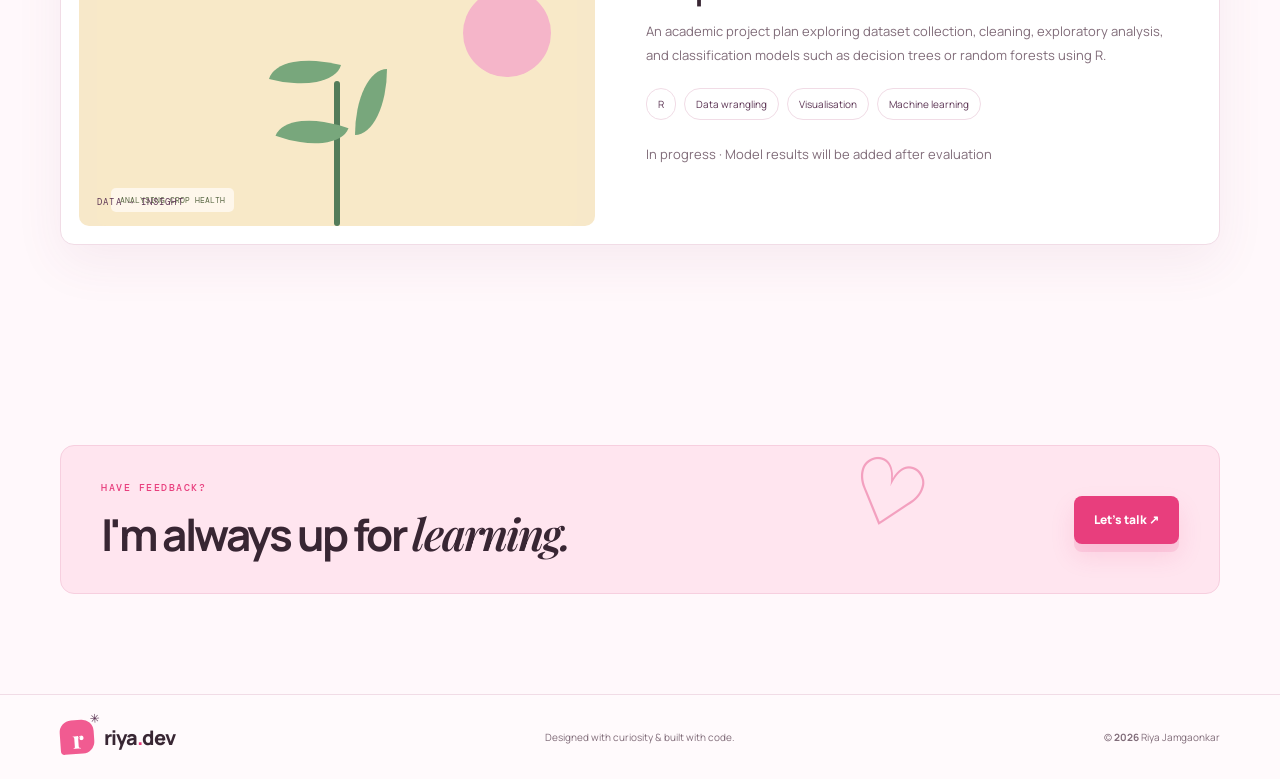
<file: projects.html>
<!doctype html><html lang="en"><head><meta charset="utf-8"><meta name="viewport" content="width=device-width,initial-scale=1"><title>Projects — Riya Jamgaonkar</title><link href="https://fonts.googleapis.com/css2?family=DM+Mono:wght@400;500&family=Manrope:wght@400;500;600;700;800&family=Playfair+Display:ital,wght@0,600;0,700;1,600;1,700&display=swap" rel="stylesheet"><link rel="stylesheet" href="style.css"></head><body><div class="topline"></div><header class="header"><nav class="nav wrap"><a class="brand" href="index.html"><span class="brand-icon">r<span>✳</span></span><span>riya<span class="pink">.</span>dev</span></a><button class="menu-toggle" aria-label="Toggle navigation" aria-expanded="false">☰</button><div class="nav-links"><a href="index.html">Home</a><a href="about.html">About</a><a href="experience.html">Experience</a><a class="active" href="projects.html">Projects</a><a href="playground.html">Playground</a><a class="nav-contact" href="contact.html">Say hello ↗</a></div></nav></header><main><section class="page-hero wrap"><p class="eyebrow">03 / THINGS I'VE MADE OR I'M EXPLORING</p><h1>Ideas become<br><span class="serif italic pink">little experiments.</span></h1><p class="lead">A selection of coursework and personal concepts. I like projects that teach me something useful.</p><div class="filter-row"><button class="filter-btn active" data-filter="all">Everything</button><button class="filter-btn" data-filter="cloud">Cloud</button><button class="filter-btn" data-filter="web">Web</button><button class="filter-btn" data-filter="data">Data</button></div></section><section class="section wrap"><div class="project-list"><article class="project-detail" id="cloud" data-category="cloud"><div class="project-art art-cloud"><span class="art-badge">01 · CLOUD / DEVOPS</span><div class="stack-node s-code">SOURCE CODE</div><div class="stack-node s-docker">DOCKER IMAGE</div><div class="stack-node s-aws">AWS ECS</div><div class="stack-arrow">↓</div><div class="art-caption">BUILD / SHIP / RUN</div></div><div class="project-detail-copy"><p class="eyebrow">CONTAINER DEPLOYMENT</p><h2>Cloud DevOps Deployment</h2><p>Packaged a web application into a Docker image, pushed it to Amazon ECR, and deployed it using Amazon ECS. Explored CloudWatch for service metrics, CloudTrail for event history, and CloudFormation for infrastructure as code.</p><div class="chips"><span>AWS ECS</span><span>ECR</span><span>Docker</span><span>CloudWatch</span><span>CloudTrail</span><span>CloudFormation</span></div><a class="arrow-link" href="https://github.com/riya28282021/cloud-devops-project" target="_blank" rel="noreferrer">View GitHub repository ↗</a><p class="small-note">Academic project · Learning and deployment work</p></div></article><article class="project-detail" id="gamer" data-category="web"><div class="project-art art-game"><span class="art-badge">02 · WEB / INTERFACE</span><div class="dashboard-mini big-dash"><div class="dash-title">GAMERVENTURE <span>ADMIN / 2.0</span></div><div class="dash-numbers"><div><small>ACTIVE USERS</small><b>1,284</b></div><div><small>SESSIONS</small><b>3,609</b></div></div><div class="bars"><i style="height:30%"></i><i style="height:48%"></i><i style="height:39%"></i><i style="height:68%"></i><i style="height:52%"></i><i style="height:82%"></i><i style="height:62%"></i><i style="height:94%"></i><i style="height:75%"></i><i style="height:100%"></i></div></div><div class="art-caption">DASHBOARD CONCEPT</div></div><div class="project-detail-copy"><p class="eyebrow">ADMIN DASHBOARD</p><h2>GamerVenture Admin</h2><p>A gaming-focused admin dashboard concept using a dark UI, analytics cards, charts and Firebase integration experiments. The goal is to make dense information easier to scan.</p><div class="chips"><span>HTML</span><span>Tailwind CSS</span><span>Chart.js</span><span>Firebase</span></div><a class="arrow-link" href="https://github.com/riya28282021" target="_blank" rel="noreferrer">Explore GitHub profile ↗</a><p class="small-note">Personal project · Preview values are illustrative</p></div></article><article class="project-detail" id="crop" data-category="data"><div class="project-art art-crop"><span class="art-badge">03 · DATA / R</span><div class="plant-art large-plant"><div class="plant-sun"></div><div class="stem"></div><i class="leaf l1"></i><i class="leaf l2"></i><i class="leaf l3"></i><span class="scan">ANALYSING CROP HEALTH</span></div><div class="art-caption">DATA → INSIGHT</div></div><div class="project-detail-copy"><p class="eyebrow">DATA ANALYSIS & CLASSIFICATION</p><h2>Crop Disease Detection</h2><p>An academic project plan exploring dataset collection, cleaning, exploratory analysis, and classification models such as decision trees or random forests using R.</p><div class="chips"><span>R</span><span>Data wrangling</span><span>Visualisation</span><span>Machine learning</span></div><p class="small-note">In progress · Model results will be added after evaluation</p></div></article></div></section><section class="section wrap"><div class="contact-strip"><div><p class="eyebrow">HAVE FEEDBACK?</p><h2>I'm always up for <span class="serif italic">learning.</span></h2></div><a class="btn btn-pink" href="contact.html">Let's talk ↗</a><span class="contact-doodle">♡</span></div></section></main><footer class="footer"><div class="wrap footer-inner"><a class="brand" href="index.html"><span class="brand-icon">r<span>✳</span></span><span>riya<span class="pink">.</span>dev</span></a><span>Designed with curiosity & built with code.</span><span>© <b id="year"></b> Riya Jamgaonkar</span></div></footer><script src="script.js"></script></body></html>
</file>
<file: style.css>
/* RIYA.DEV — Strawberry Milk Studio
   Hand-tuned pink & white portfolio theme */
:root{--paper:#fff8fb;--white:#fff;--pink:#f15b91;--hot:#e83e7d;--rose:#ffd6e5;--pale:#fff0f6;--ink:#382633;--muted:#806c79;--line:#f1dce6;--plum:#5d3655;--shadow:0 18px 50px #8f3f6812;--mono:'DM Mono',monospace;--sans:'Manrope',sans-serif;--serif:'Playfair Display',serif}
*{box-sizing:border-box}html{scroll-behavior:smooth;scroll-padding-top:90px}body{margin:0;background:var(--paper);color:var(--ink);font-family:var(--sans);line-height:1.65;overflow-x:hidden}a{color:inherit;text-decoration:none}button,input,textarea{font:inherit}button{cursor:pointer}.topline{height:5px;background:linear-gradient(90deg,#f7a9c8,#ef4d89,#c9a4f2,#f7a9c8);background-size:200% 100%;animation:gradient 8s linear infinite}.wrap{width:min(1160px,calc(100% - 44px));margin-inline:auto}.header{position:sticky;top:0;z-index:50;background:#fff8f1eF;backdrop-filter:blur(16px);border-bottom:1px solid #f1dce6}.nav{min-height:78px;display:flex;align-items:center;justify-content:space-between;gap:25px}.brand{display:flex;align-items:center;gap:10px;font-size:20px;font-weight:800;letter-spacing:-1px}.brand-icon{display:grid;place-items:center;width:34px;height:34px;border-radius:12px 12px 12px 4px;background:var(--pink);color:white;font-family:var(--serif);font-size:24px;position:relative;transform:rotate(-4deg)}.brand-icon span{position:absolute;font:12px var(--sans);right:-6px;top:-9px;color:var(--plum)}.pink{color:var(--hot)}.nav-links{display:flex;align-items:center;gap:28px;font-size:12px;font-weight:800}.nav-links>a:not(.nav-contact){color:#776372;transition:color .2s}.nav-links>a:hover,.nav-links>a.active{color:var(--hot)}.nav-contact{padding:11px 17px;border:1px solid var(--pink);border-radius:999px;color:var(--hot)}.menu-toggle{display:none;border:0;background:var(--pale);color:var(--plum);border-radius:10px;padding:9px 12px}.hero{min-height:670px;display:grid;grid-template-columns:1.05fr .95fr;align-items:center;gap:55px;padding-top:60px;padding-bottom:70px}.hero-copy{position:relative;z-index:2}.pill{display:inline-flex;align-items:center;gap:9px;padding:8px 13px;border:1px solid var(--line);background:white;border-radius:999px;font:10px var(--mono);letter-spacing:.05em;color:var(--plum)}.pulse{width:7px;height:7px;background:#50b78c;border-radius:50%;box-shadow:0 0 0 4px #50b78c20;animation:pulse 2s infinite}.eyebrow{font:10px var(--mono);letter-spacing:.15em;color:var(--hot);font-weight:500;margin:0 0 15px}.hero .eyebrow{margin-top:35px}.hero h1,.page-hero h1,.contact-page h1{font-size:clamp(56px,7.4vw,94px);line-height:.99;letter-spacing:-.075em;margin:0;font-weight:800}.serif{font-family:var(--serif);font-weight:600;letter-spacing:-.045em}.italic{font-style:italic}.outline-text{color:transparent;-webkit-text-stroke:1.6px var(--hot);text-stroke:1.6px var(--hot)}.lead{max-width:570px;font-size:16px;line-height:1.85;color:var(--muted);margin:25px 0 27px}.actions{display:flex;align-items:center;gap:24px;flex-wrap:wrap}.btn{display:inline-flex;align-items:center;justify-content:center;gap:16px;padding:14px 20px;border:0;border-radius:8px;font-size:12px;font-weight:800;transition:transform .2s,box-shadow .2s}.btn:hover{transform:translateY(-3px)}.btn-pink{background:var(--hot);color:white;box-shadow:0 8px 0 #e83e7d20,0 12px 24px #e83e7d22}.btn-pink:hover{box-shadow:0 5px 0 #e83e7d25,0 18px 32px #e83e7d30}.btn-dark{background:var(--plum);color:white}.text-link,.arrow-link{font-size:12px;font-weight:800;color:var(--plum)}.text-link span,.arrow-link span{color:var(--hot);margin-left:5px}.quick-stats{display:flex;align-items:center;gap:22px;margin-top:48px}.quick-stats div{display:grid;gap:2px}.quick-stats strong{font-size:22px;letter-spacing:-1px}.quick-stats span{font-size:10px;color:var(--muted)}.quick-stats i{height:31px;width:1px;background:var(--line)}.hero-visual{min-height:480px;position:relative;display:grid;place-items:center}.portrait-card{width:min(390px,90%);background:white;border:1px solid #f0dce6;border-radius:18px;padding:15px;box-shadow:18px 20px 0 #f6dce8,0 30px 70px #7b31501a;transform:rotate(2deg);position:relative;z-index:2}.card-top,.card-bottom{display:flex;justify-content:space-between;align-items:center;font:9px var(--mono);letter-spacing:.08em;color:#8e7181;padding:5px 2px 12px}.card-bottom{padding:12px 2px 3px}.avatar-art{height:340px;position:relative;overflow:hidden;border-radius:11px;background:#ffe4ee}.sun{position:absolute;width:180px;height:180px;border-radius:50%;background:#ffc5d9;right:20px;top:22px}.blob{position:absolute;border-radius:50% 50% 43% 57% / 53% 41% 59% 47%}.blob-one{width:235px;height:245px;background:#f17fa8;left:40px;bottom:-42px;transform:rotate(-20deg)}.blob-two{width:150px;height:180px;background:#f9a8c5;right:10px;bottom:-52px;transform:rotate(30deg)}.tiny-window{position:absolute;left:27px;top:94px;width:255px;padding:13px 16px;background:#fffdfcdd;border:1px solid white;border-radius:10px;box-shadow:0 12px 30px #aa486122;backdrop-filter:blur(6px);transform:rotate(-3deg)}.tiny-dots{font-size:8px;color:#f15b91;letter-spacing:2px;margin-bottom:12px}.tiny-window code{font:12px/1.9 var(--mono);color:var(--plum)}.tiny-window code b{color:#e83e7d}.tiny-window code em{font-style:normal;color:#9a68bd}.sparkle{position:absolute;color:white;font-size:29px}.s1{top:32px;left:33px}.s2{right:28px;top:174px}.sticker{position:absolute;z-index:4;padding:13px 16px;background:white;border:1px solid var(--line);border-radius:9px;box-shadow:5px 6px 0 #f3d7e3;font:9px/1.6 var(--mono);letter-spacing:.06em;transform:rotate(-7deg)}.sticker b{font:700 13px var(--sans);letter-spacing:0;color:var(--hot)}.sticker-top{right:-5px;top:44px}.sticker-bottom{left:-5px;bottom:54px;transform:rotate(5deg)}.decor-star{position:absolute;color:var(--hot);font-size:42px}.star-a{top:7px;left:30px;animation:spin 20s linear infinite}.star-b{bottom:32px;right:27px;color:#bc8ad6;font-size:33px}.orbit-label{position:absolute;right:-30px;bottom:4px;font:9px var(--mono);letter-spacing:.15em;color:#ac879b;transform:rotate(-90deg);transform-origin:right}.marquee{background:var(--plum);color:white;overflow:hidden;padding:15px 0;transform:rotate(-1deg) scale(1.02);border-block:4px solid white}.marquee-track{display:flex;justify-content:space-around;gap:38px;white-space:nowrap;min-width:1000px;font:11px var(--mono);letter-spacing:.12em;animation:marquee 28s linear infinite}.section{padding-top:100px;padding-bottom:100px}.section-head{display:flex;align-items:end;justify-content:space-between;gap:25px;margin-bottom:36px}.section-head h2,.video-callout h2,.contact-strip h2,.journal-card h2{font-size:clamp(34px,4.2vw,52px);line-height:1.1;letter-spacing:-.06em;margin:0}.round-link{width:48px;height:48px;display:grid;place-items:center;border:1px solid var(--line);border-radius:50%;color:var(--hot);font-size:21px;transition:.2s}.round-link:hover{background:var(--hot);color:white;transform:rotate(45deg)}.intro-grid{display:grid;grid-template-columns:.85fr 1.15fr;gap:70px;align-items:center}.intro-note{background:#ffe5ef;border-radius:14px;padding:27px 31px 30px;position:relative;transform:rotate(-1.4deg);border:1px solid #f7cfdf}.big-quote{font:100px/.7 var(--serif);color:#f08ab0}.intro-note p{font:italic 23px/1.55 var(--serif);margin:10px 0 20px}.note-sign{font:10px var(--mono);color:var(--hot)}.intro-copy p{color:var(--muted);font-size:14px;line-height:1.95}.intro-copy b{color:var(--ink)}.skill-chips,.chips{display:flex;flex-wrap:wrap;gap:8px;margin-top:20px}.skill-chips span,.chips span{font-size:10px;padding:7px 11px;border:1px solid var(--line);background:white;border-radius:999px;color:var(--plum)}.featured-section,.soft-section{background:#fff0f6;border-block:1px solid #f6dfeb}.feature-grid{display:grid;grid-template-columns:repeat(3,1fr);gap:20px}.feature-card{background:white;border:1px solid var(--line);border-radius:13px;padding:17px;box-shadow:var(--shadow);transition:transform .25s,box-shadow .25s;min-width:0}.feature-card:hover{transform:translateY(-7px) rotate(-.5deg);box-shadow:0 20px 45px #8f3f681c}.feature-number,.feature-card .card-arrow{font:9px var(--mono);letter-spacing:.12em;color:var(--hot)}.feature-card h3{font-size:17px;letter-spacing:-.04em;margin:19px 0 7px}.feature-card p{font-size:12px;color:var(--muted);min-height:40px}.card-arrow{display:inline-block;margin-top:10px;font-weight:500}.cloud-illustration,.dashboard-mini,.plant-art{height:220px;border-radius:9px;margin-top:12px;position:relative;overflow:hidden}.cloud-illustration{background:#f9d8e6;display:grid;place-items:center}.cloud-circle{font-size:72px;color:#fff;filter:drop-shadow(0 10px 12px #c94b7b33);z-index:1}.cloud-node{position:absolute;background:white;border:1px solid #f2b8cf;border-radius:6px;padding:7px 10px;font:9px var(--mono);z-index:2}.n1{left:13px;top:35px}.n2{right:16px;top:58px}.n3{right:36px;bottom:25px}.cloud-path{position:absolute;width:220px;height:110px;border:1px dashed #e77aa4;border-radius:50%;transform:rotate(-25deg)}.dashboard-mini{background:#2d1c32;color:white;padding:18px}.dash-title{font:10px var(--mono);letter-spacing:.08em;display:flex;justify-content:space-between}.dash-title span{font-size:8px;color:#f1a8c7}.dash-numbers{display:flex;gap:35px;margin-top:25px}.dash-numbers div{display:grid;gap:4px}.dash-numbers small{font:8px var(--mono);color:#c8a9be}.dash-numbers b{font-size:24px}.bars{position:absolute;bottom:17px;left:18px;right:18px;height:65px;display:flex;align-items:end;gap:8px}.bars i{flex:1;background:linear-gradient(#f5a5c5,#e84a86);border-radius:4px 4px 0 0;animation:barIn 1s ease both}.plant-art{background:#f8e9c8;display:grid;place-items:center}.plant-sun{position:absolute;width:88px;height:88px;border-radius:50%;background:#f5b5c9;right:26px;top:23px}.stem{position:absolute;width:6px;height:145px;bottom:0;background:#537c5a;border-radius:10px}.leaf{position:absolute;width:66px;height:32px;background:#78a77c;border-radius:100% 0 100% 0}.l1{left:calc(50% - 65px);top:90px;transform:rotate(15deg)}.l2{right:calc(50% - 67px);top:120px;transform:rotate(90deg) scaleX(-1)}.l3{left:calc(50% - 58px);top:150px;transform:rotate(20deg)}.scan{position:absolute;bottom:14px;left:14px;background:#fffaf1d9;padding:7px 9px;border-radius:5px;font:8px var(--mono);color:#5e6c49}.video-callout,.journal-card{display:flex;align-items:center;gap:25px;padding:32px;border:1px solid var(--line);background:white;border-radius:14px;box-shadow:var(--shadow)}.video-callout>div:nth-child(2){flex:1}.video-callout h2{font-size:36px}.video-callout p:not(.eyebrow){font-size:12px;color:var(--muted)}.video-icon{width:60px;height:60px;flex:0 0 60px;border-radius:50%;display:grid;place-items:center;background:var(--hot);color:white;box-shadow:0 0 0 9px #ffe5ef;font-size:20px}.contact-strip{position:relative;overflow:hidden;background:#ffe5ef;border:1px solid #f7cfdf;border-radius:14px;padding:35px 40px;display:flex;align-items:center;justify-content:space-between;gap:25px}.contact-strip h2{font-size:clamp(28px,4vw,44px)}.contact-doodle{font:90px var(--serif);color:#f3a0bf;position:absolute;right:25%;top:-17px;transform:rotate(17deg);pointer-events:none}.footer{border-top:1px solid var(--line);padding:25px 0;background:#fffafc}.footer-inner{display:flex;align-items:center;justify-content:space-between;gap:18px}.footer-inner>span{font-size:10px;color:var(--muted)}.page-hero{position:relative;padding-top:95px;padding-bottom:50px}.page-hero h1{font-size:clamp(52px,7vw,78px)}.page-hero .lead{max-width:640px}.about-sticker{position:absolute;right:6%;top:130px;background:#ffe1ed;padding:17px 22px;border:1px solid #f6c6d9;border-radius:8px;transform:rotate(7deg);font:10px var(--mono);color:var(--muted)}.about-sticker b{font:700 18px var(--serif);color:var(--hot)}.about-layout{display:grid;grid-template-columns:.9fr 1.1fr;gap:60px;align-items:start}.about-big-card{background:#ffe5ef;border-radius:14px;padding:30px;min-height:360px;border:1px solid #f7cfdf;position:relative;overflow:hidden}.about-big-card h2{font-size:36px;line-height:1.1;letter-spacing:-.06em}.about-big-card p{color:var(--muted);font-size:13px;line-height:1.9}.hand-line{font:italic 17px var(--serif);color:var(--hot);margin-top:28px}.detail-row{display:grid;grid-template-columns:42px 1fr;gap:18px;padding:18px 0;border-bottom:1px solid var(--line)}.detail-row>span{font:11px var(--mono);color:var(--hot);padding-top:5px}.detail-row h3{font-size:17px;margin:0 0 6px}.detail-row p{font-size:12px;color:var(--muted);margin:0}.toolkit-grid{display:grid;grid-template-columns:repeat(4,1fr);gap:14px}.toolkit-grid article{background:white;border:1px solid var(--line);border-radius:10px;padding:21px}.toolkit-grid article>span{display:grid;place-items:center;width:36px;height:36px;border-radius:10px;background:#ffe5ef;color:var(--hot);font-size:18px}.toolkit-grid h3{font-size:14px}.toolkit-grid p{font-size:11px;color:var(--muted);line-height:1.8}.education-card{display:grid;grid-template-columns:170px 1fr;gap:30px;align-items:center;padding:35px;border:1px solid var(--line);border-radius:14px;background:white;position:relative}.education-stamp{width:135px;height:135px;border:1px dashed var(--hot);border-radius:50%;display:grid;place-content:center;text-align:center;font:12px/1.8 var(--mono);color:var(--hot);transform:rotate(-10deg)}.education-card h2{font-size:28px;line-height:1.2;margin:0 0 10px}.education-card p,.education-card span{display:block;font-size:12px;color:var(--muted)}.education-card b{font-size:13px}.timeline-list{display:grid;gap:22px}.job-card{display:grid;grid-template-columns:110px 1fr 70px;gap:28px;align-items:start;padding:30px;background:white;border:1px solid var(--line);border-radius:14px;box-shadow:var(--shadow);position:relative;overflow:hidden}.job-card:first-child{background:#fff0f6}.job-logo{width:94px;height:94px;border-radius:12px;background:white;border:1px solid var(--line);display:grid;place-items:center;padding:12px}.job-logo img{max-width:100%;max-height:100%;object-fit:contain}.job-meta{display:flex;justify-content:space-between;gap:10px;font:9px var(--mono);letter-spacing:.1em;color:var(--hot)}.status-tag{background:#ffd6e5;padding:5px 8px;border-radius:4px}.job-content h2{font-size:25px;letter-spacing:-.05em;margin:12px 0 0}.job-title{font-weight:800;color:var(--plum);font-size:12px;margin:2px 0 14px}.job-content p,.job-content li{font-size:12px;color:var(--muted);line-height:1.85}.job-content ul{padding-left:18px}.job-content small,.small-note{font-size:10px;color:#9c8493}.job-decoration{font-size:54px;color:#f6c5d9;align-self:center}.filter-row{display:flex;gap:8px;flex-wrap:wrap;margin-top:28px}.filter-btn,.mood-btn{border:1px solid var(--line);background:white;color:var(--muted);border-radius:999px;padding:9px 15px;font-size:11px;font-weight:800}.filter-btn.active,.filter-btn:hover,.mood-btn.active,.mood-btn:hover{background:var(--hot);border-color:var(--hot);color:white}.project-list{display:grid;gap:30px}.project-detail{display:grid;grid-template-columns:.95fr 1.05fr;gap:35px;align-items:center;background:white;border:1px solid var(--line);border-radius:14px;padding:18px;box-shadow:var(--shadow)}.project-detail.hidden{display:none}.project-art{height:330px;position:relative;border-radius:10px;overflow:hidden;padding:18px}.art-cloud{background:#f9dce8}.art-game{background:#321f38}.art-crop{background:#f7e8c9}.art-badge{font:9px var(--mono);letter-spacing:.12em;position:relative;z-index:2;color:var(--plum)}.art-game .art-badge{color:#f5b9d0}.stack-node{position:absolute;left:50%;transform:translateX(-50%);width:160px;padding:14px;text-align:center;border:1px solid #ef9fbd;border-radius:8px;background:#fffafc;font:10px var(--mono);box-shadow:5px 5px 0 #e98ab126}.s-code{top:72px}.s-docker{top:143px;background:#f5a9c6}.s-aws{top:214px;background:var(--plum);color:white;border-color:var(--plum)}.stack-arrow{position:absolute;right:35px;top:145px;color:var(--hot);font-size:30px}.art-caption{position:absolute;bottom:18px;left:18px;font:9px var(--mono);letter-spacing:.13em;color:var(--plum)}.big-dash{height:250px;margin-top:28px;background:#2d1c32}.big-dash .dash-numbers{gap:25px}.big-dash .dash-numbers b{font-size:30px}.large-plant{height:260px;margin-top:26px}.project-detail-copy{padding:20px 16px}.project-detail-copy h2{font-size:31px;letter-spacing:-.06em;line-height:1.15;margin:0}.project-detail-copy>p:not(.eyebrow){font-size:13px;line-height:1.9;color:var(--muted)}.project-detail-copy .arrow-link{display:inline-block;margin-top:23px}.project-detail-copy .small-note{margin-top:22px}.lab-tag{font:9px var(--mono);letter-spacing:.1em;color:var(--hot);background:white;border:1px solid var(--line);padding:9px 12px;border-radius:999px}.play-lab{display:grid;grid-template-columns:1.2fr .8fr;gap:20px}.blob-stage{min-height:370px;background:#ffe5ef;border:1px solid #f6cfdf;border-radius:14px;display:grid;place-items:center;position:relative;overflow:hidden}.interactive-blob{width:190px;height:190px;background:var(--hot);border-radius:58% 42% 67% 33% / 53% 41% 59% 47%;box-shadow:inset -20px -18px 0 #a8265a18,0 25px 50px #e83e7d30;animation:blobMorph 7s ease-in-out infinite,float 4s ease-in-out infinite;transition:background .3s}.blob-caption{position:absolute;bottom:17px;left:20px;font:9px var(--mono);letter-spacing:.13em;color:#a45e7d}.blob-controls{background:white;border:1px solid var(--line);border-radius:14px;padding:25px}.blob-controls>p:first-child{font-size:13px;font-weight:800}.mood-btn{margin:0 4px 8px 0}.code-snippet{background:#35233a;color:#ffe5ef;padding:16px;border-radius:8px;font:10px/1.9 var(--mono);margin-top:24px}.code-snippet span{color:#f6a7c5}.section-intro{font-size:13px;color:var(--muted);max-width:650px;margin:-18px 0 30px}.video-grid{display:grid;grid-template-columns:repeat(3,1fr);gap:18px}.video-card{background:white;border:1px solid var(--line);border-radius:12px;overflow:hidden}.video-frame{aspect-ratio:16/9;background:#2d1c32}.video-frame iframe{width:100%;height:100%;border:0}.video-card-copy{padding:18px}.video-kicker{font:9px var(--mono);letter-spacing:.1em;color:var(--hot)}.video-card h3{font-size:17px;margin:8px 0}.video-card p{font-size:11px;color:var(--muted);line-height:1.8;min-height:55px}.video-link-art{aspect-ratio:16/9;background:linear-gradient(135deg,#f15b91,#9e64bc);color:white;display:flex;flex-direction:column;justify-content:space-between;padding:18px;position:relative;overflow:hidden}.video-link-art:before,.video-link-art:after{content:"";position:absolute;border:1px solid #ffffff4d;border-radius:50%;width:200px;height:200px;right:-60px;top:-50px}.video-link-art:after{width:130px;height:130px;right:-20px;top:-15px}.video-link-art>*{position:relative;z-index:1}.play-button{width:37px;height:37px;border:1px solid #ffffffa6;border-radius:50%;display:grid;place-items:center;font-size:12px}.video-art-label,.video-art-foot{font:8px var(--mono);letter-spacing:.1em}.video-art-title{font:italic 25px/1.1 var(--serif)}.art-ui-video{background:linear-gradient(135deg,#5d3655,#ef76a2)}.journal-card{background:#ffe5ef}.journal-card>div:nth-child(2){flex:1}.journal-card h2{font-size:38px}.journal-card p:not(.eyebrow){font-size:12px;color:var(--muted);max-width:440px}.journal-mark{font-size:50px;color:var(--hot);animation:spin 20s linear infinite}.contact-page{min-height:calc(100vh - 170px);padding-top:85px;padding-bottom:100px;display:grid;grid-template-columns:1fr .9fr;gap:65px;align-items:center;position:relative}.contact-page h1{font-size:clamp(58px,7vw,85px)}.contact-links{display:grid;gap:14px;margin-top:38px;max-width:420px}.contact-links a{display:flex;justify-content:space-between;padding:14px 0;border-bottom:1px solid var(--line);font-size:12px;font-weight:800}.contact-links a span{color:var(--hot)}.contact-form-card{position:relative;z-index:2;background:white;border:1px solid var(--line);border-radius:14px;padding:25px;box-shadow:12px 12px 0 #f7d8e6}.form-top{display:flex;justify-content:space-between;gap:10px;font:9px var(--mono);color:var(--hot);letter-spacing:.1em;margin-bottom:25px}.contact-form-card form{display:grid;gap:9px}.contact-form-card label{font-size:11px;font-weight:800;margin-top:8px}.contact-form-card input,.contact-form-card textarea{width:100%;border:1px solid var(--line);background:#fffafd;border-radius:7px;padding:12px;color:var(--ink);outline:none;font-size:12px}.contact-form-card input:focus,.contact-form-card textarea:focus{border-color:var(--pink);box-shadow:0 0 0 3px #f15b9118}.contact-form-card textarea{resize:vertical}.contact-form-card .btn{margin-top:10px}.contact-doodle-big{position:absolute;right:35%;bottom:70px;font:160px var(--serif);color:#f9d6e4;transform:rotate(-15deg)}@keyframes pulse{50%{box-shadow:0 0 0 7px #50b78c08}}@keyframes spin{to{transform:rotate(360deg)}}@keyframes gradient{to{background-position:200% 0}}@keyframes marquee{to{transform:translateX(-20%)}}@keyframes float{50%{transform:translateY(-13px) rotate(4deg)}}@keyframes blobMorph{0%,100%{border-radius:58% 42% 67% 33%/53% 41% 59% 47%}50%{border-radius:35% 65% 42% 58%/43% 58% 42% 57%}}@keyframes barIn{from{height:0}}@media(max-width:900px){.nav-links{gap:15px}.hero{gap:20px}.hero h1{font-size:66px}.feature-grid,.video-grid{grid-template-columns:repeat(2,1fr)}.feature-card:last-child,.video-card:last-child{grid-column:span 2}.intro-grid{gap:30px}.about-layout{gap:30px}.toolkit-grid{grid-template-columns:repeat(2,1fr)}.project-detail{gap:15px}.job-card{grid-template-columns:85px 1fr 35px;gap:17px}.job-logo{width:78px;height:78px}.contact-page{gap:30px}}@media(max-width:700px){.wrap{width:min(100% - 30px,560px)}.nav{min-height:68px}.menu-toggle{display:block}.nav-links{display:none;position:absolute;top:68px;left:0;right:0;padding:20px 22px 24px;background:#fff8fb;border-bottom:1px solid var(--line);flex-direction:column;align-items:stretch;gap:18px;box-shadow:0 15px 25px #6a315015}.nav-links.open{display:flex}.nav-contact{text-align:center}.hero{grid-template-columns:1fr;padding-top:45px;padding-bottom:45px;gap:15px}.hero h1{font-size:clamp(56px,15vw,78px)}.hero-visual{min-height:430px}.portrait-card{width:min(360px,85%)}.avatar-art{height:300px}.sticker-top{right:0}.sticker-bottom{left:0;bottom:30px}.orbit-label{right:-10px}.section{padding-top:68px;padding-bottom:68px}.section-head{align-items:start}.section-head h2{font-size:36px}.intro-grid,.about-layout,.play-lab,.contact-page{grid-template-columns:1fr;gap:25px}.intro-note{max-width:460px}.feature-grid,.video-grid{grid-template-columns:1fr}.feature-card:last-child,.video-card:last-child{grid-column:auto}.feature-card p{min-height:0}.video-callout,.journal-card{align-items:flex-start;flex-direction:column;padding:25px}.video-callout h2,.journal-card h2{font-size:32px}.contact-strip{align-items:flex-start;flex-direction:column;padding:27px}.contact-doodle{right:10%;top:0}.footer-inner{flex-wrap:wrap;justify-content:space-between}.footer-inner>span:nth-child(2){order:3;width:100%}.page-hero{padding-top:65px;padding-bottom:25px}.page-hero h1{font-size:clamp(48px,13vw,68px)}.about-sticker{position:relative;display:inline-block;right:auto;top:auto;margin-top:5px}.toolkit-grid{grid-template-columns:1fr 1fr}.education-card{grid-template-columns:1fr;padding:25px}.education-stamp{width:95px;height:95px;font-size:9px}.job-card{grid-template-columns:65px 1fr;gap:15px;padding:18px}.job-logo{width:62px;height:62px;padding:7px}.job-decoration{display:none}.job-content h2{font-size:21px}.job-meta{font-size:8px}.project-detail{grid-template-columns:1fr;padding:12px}.project-art{height:290px}.project-detail-copy{padding:12px}.project-detail-copy h2{font-size:28px}.blob-stage{min-height:300px}.contact-page{padding-top:60px;padding-bottom:65px}.contact-doodle-big{right:0;bottom:20px;font-size:100px}.contact-form-card{padding:20px}.quick-stats{gap:14px}.quick-stats strong{font-size:20px}.quick-stats span{font-size:9px}}@media(prefers-reduced-motion:reduce){*,*:before,*:after{animation-duration:.01ms!important;animation-iteration-count:1!important;scroll-behavior:auto!important;transition:none!important}}
</file>
